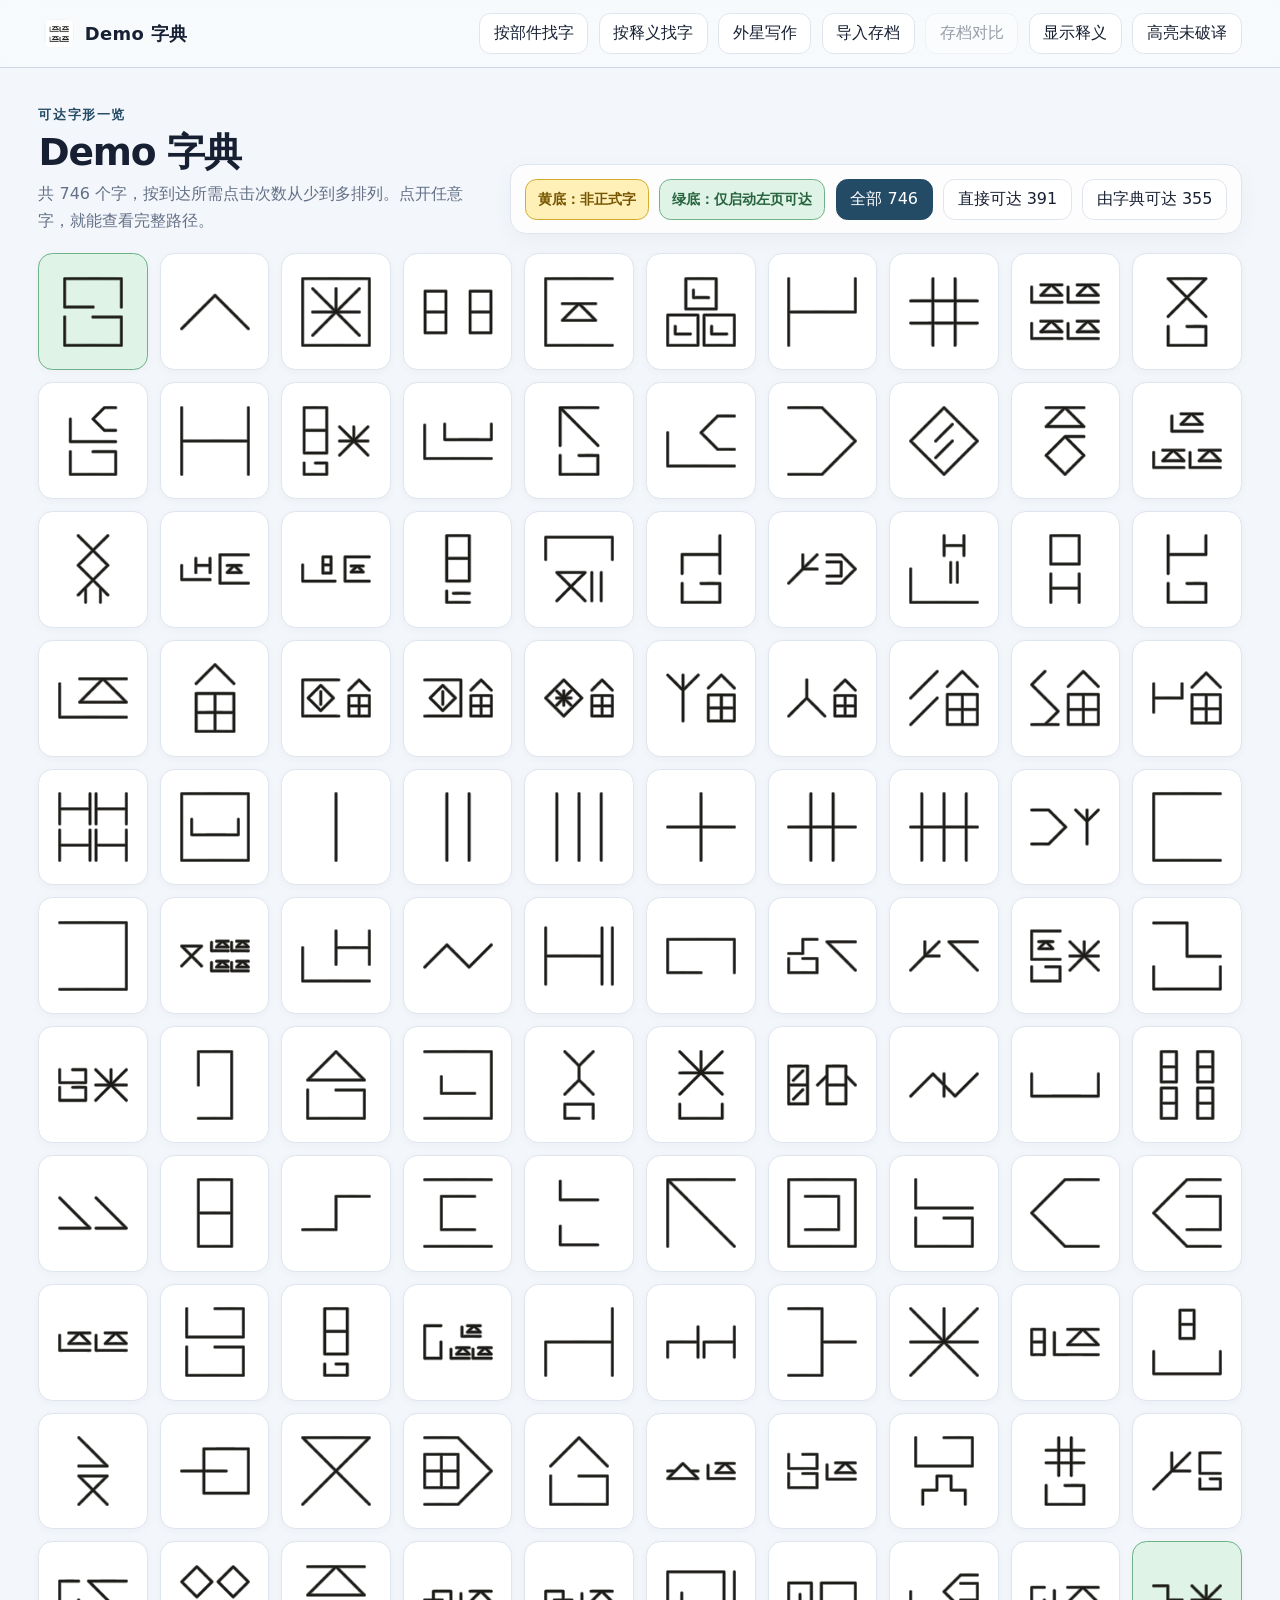
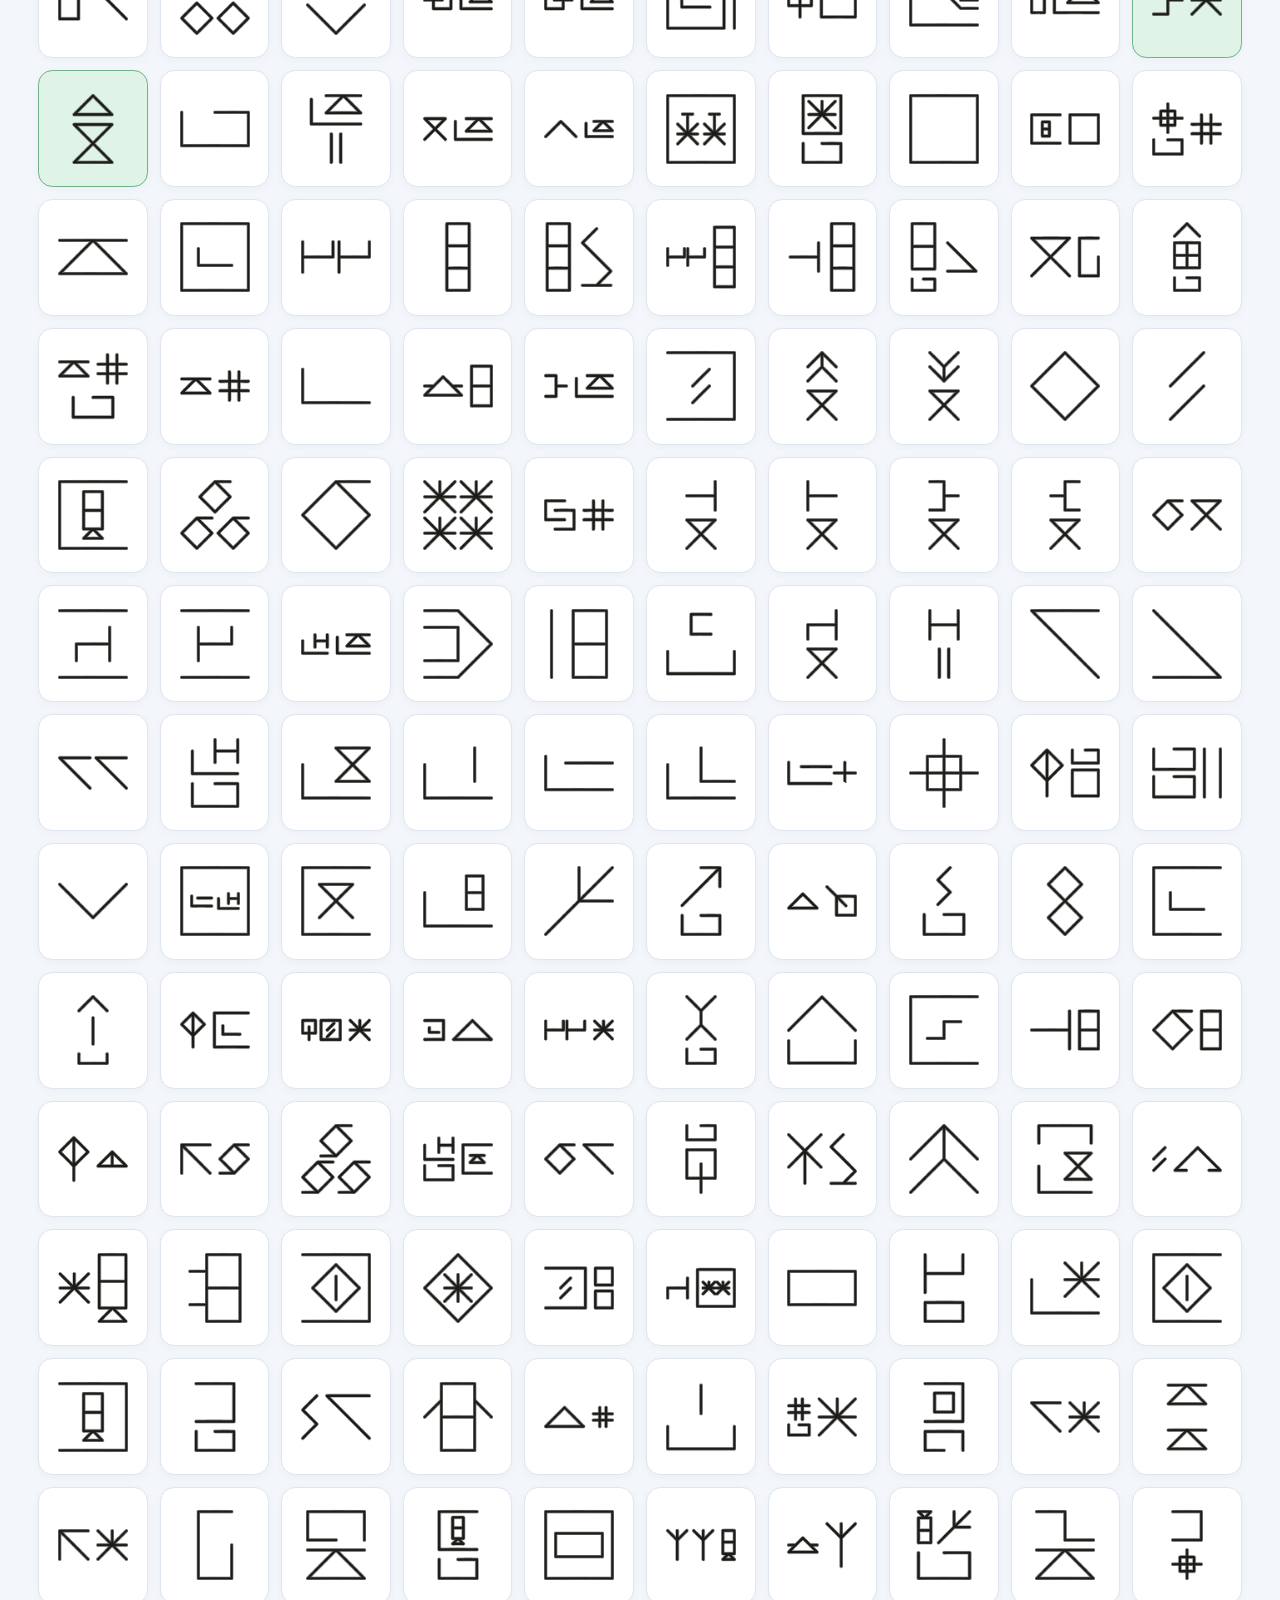
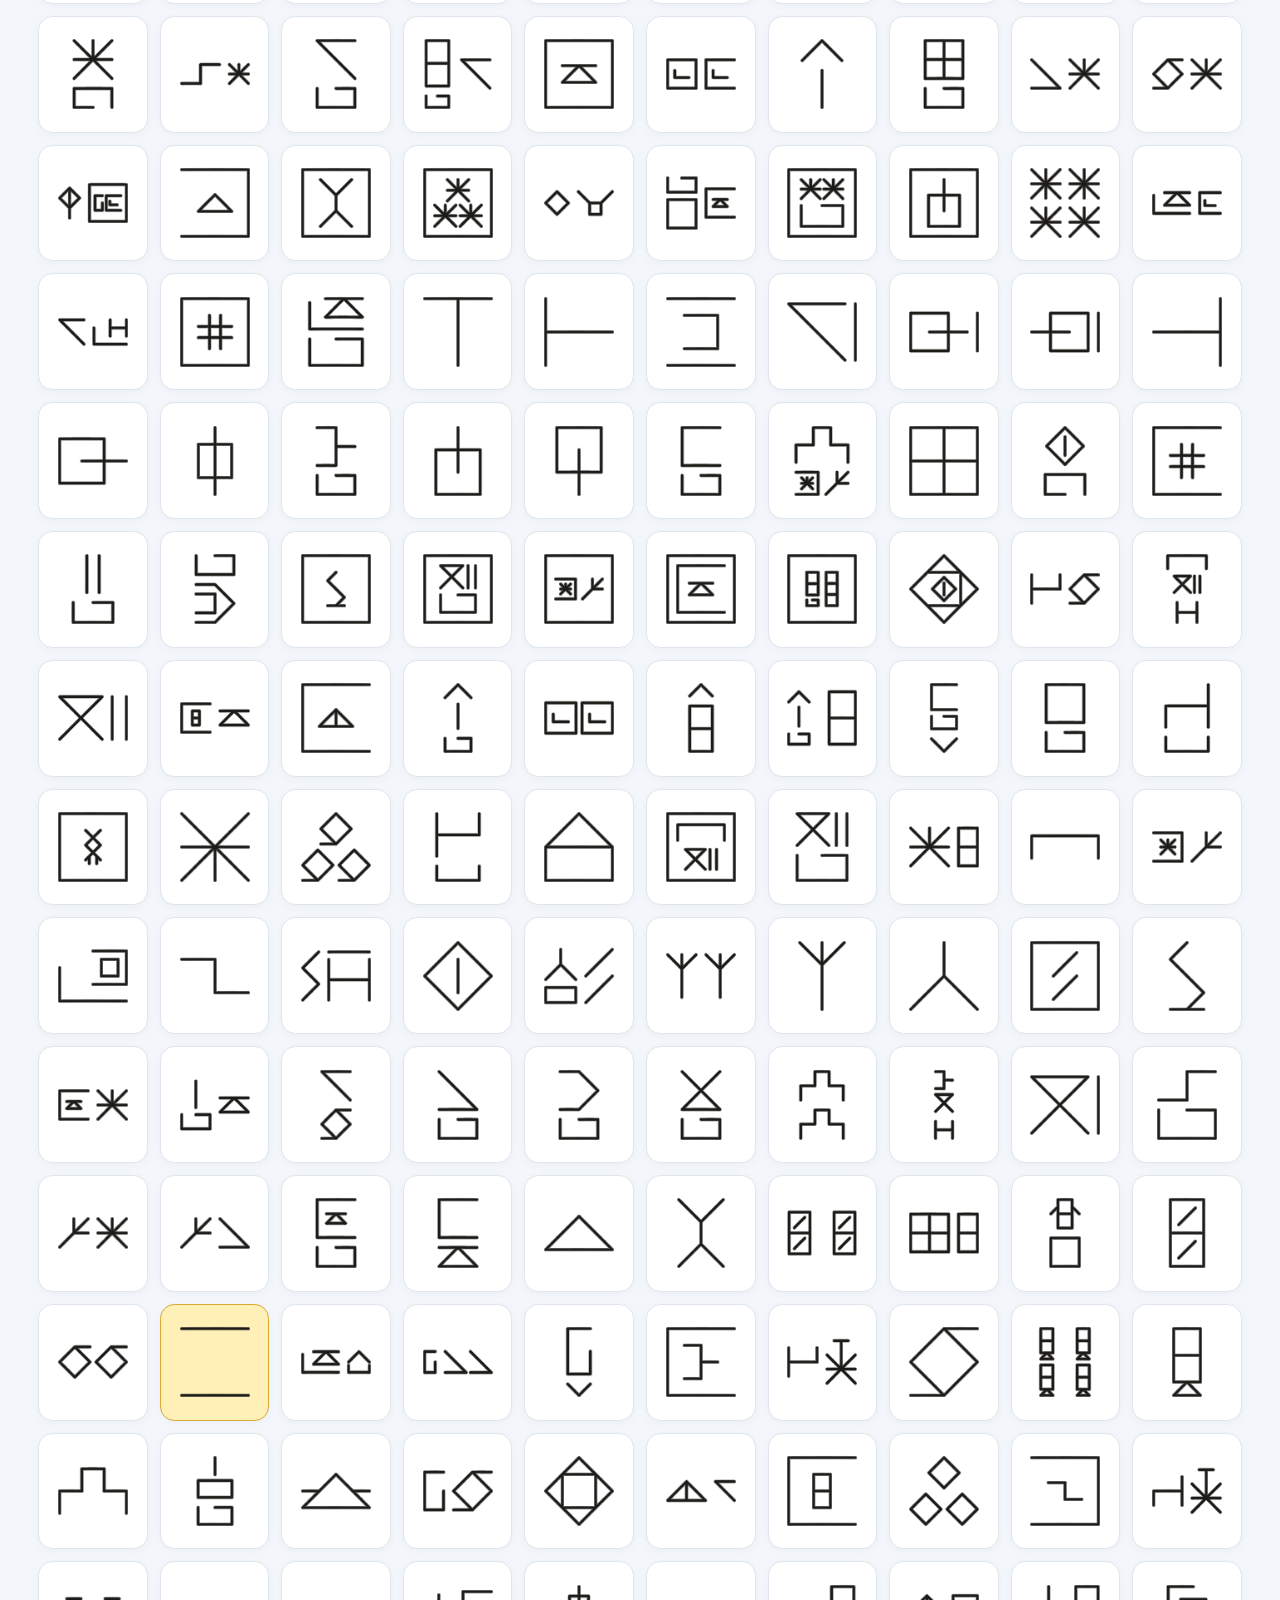
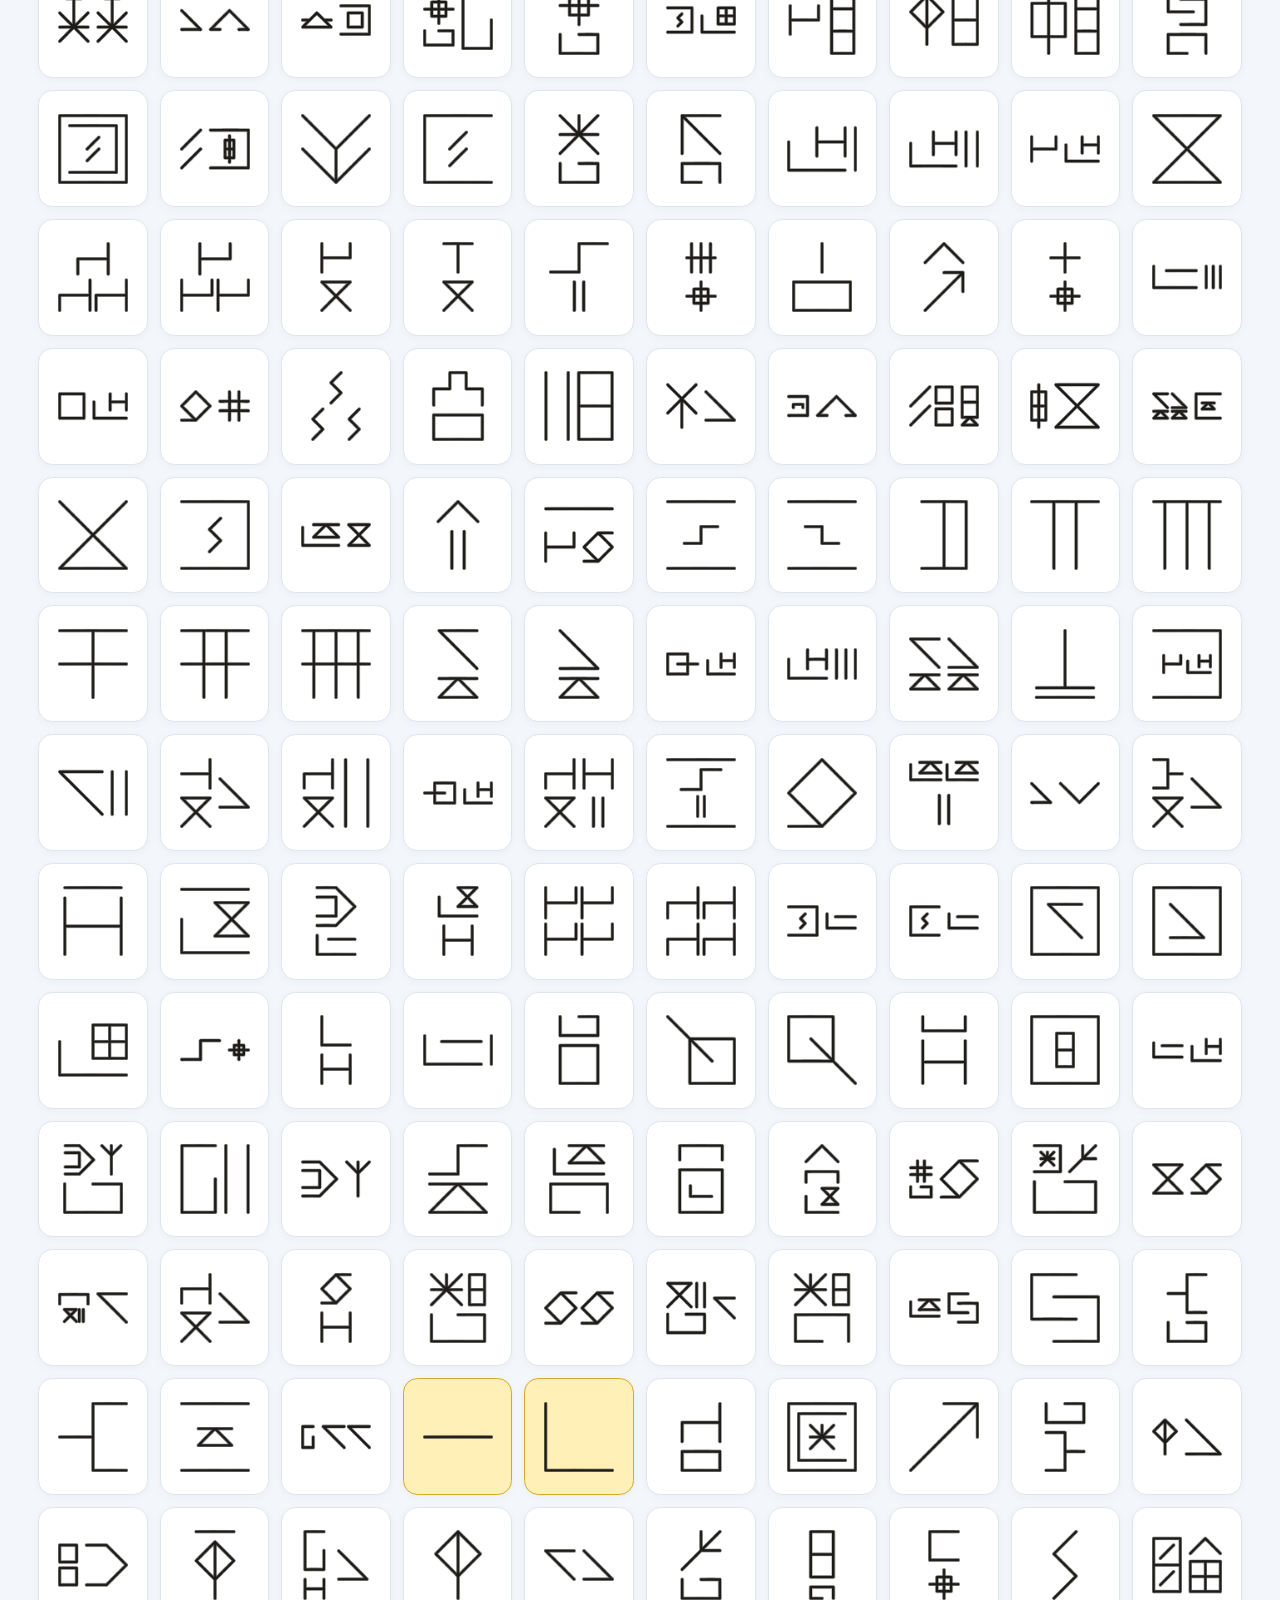
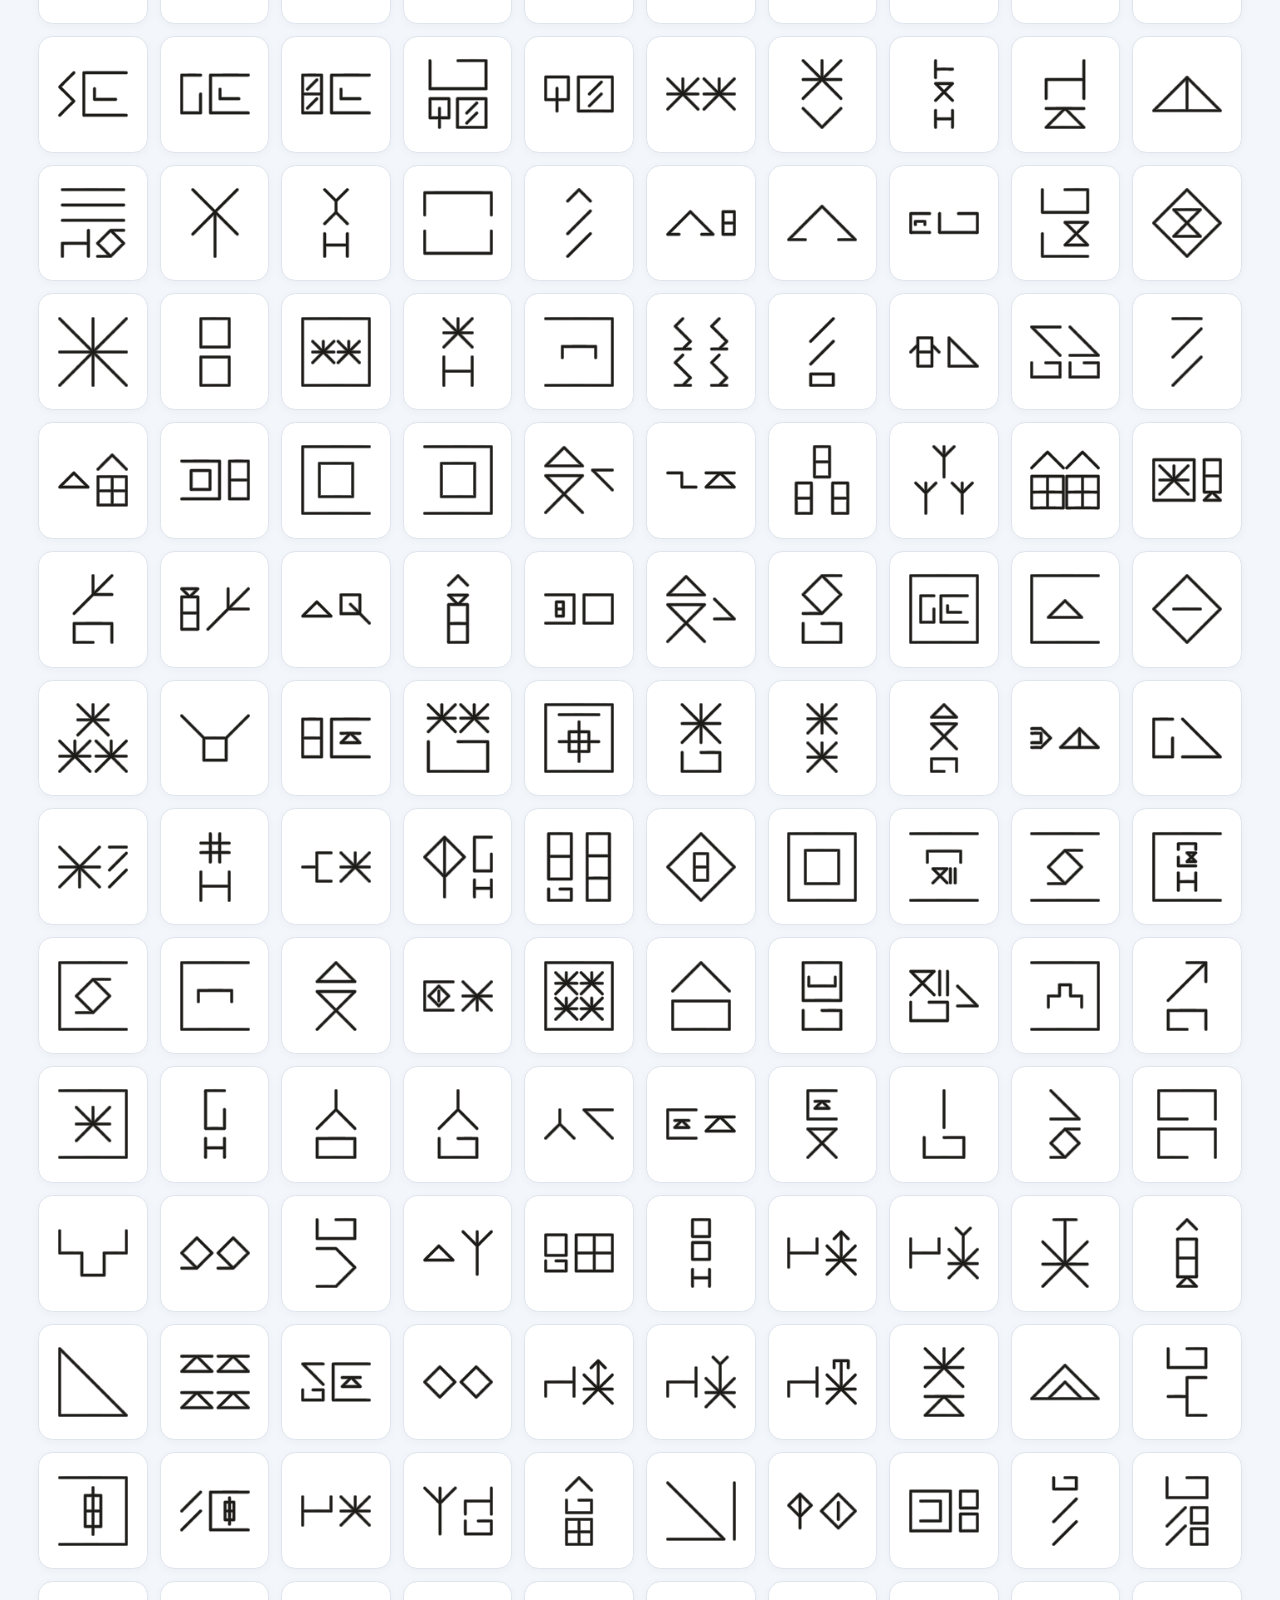
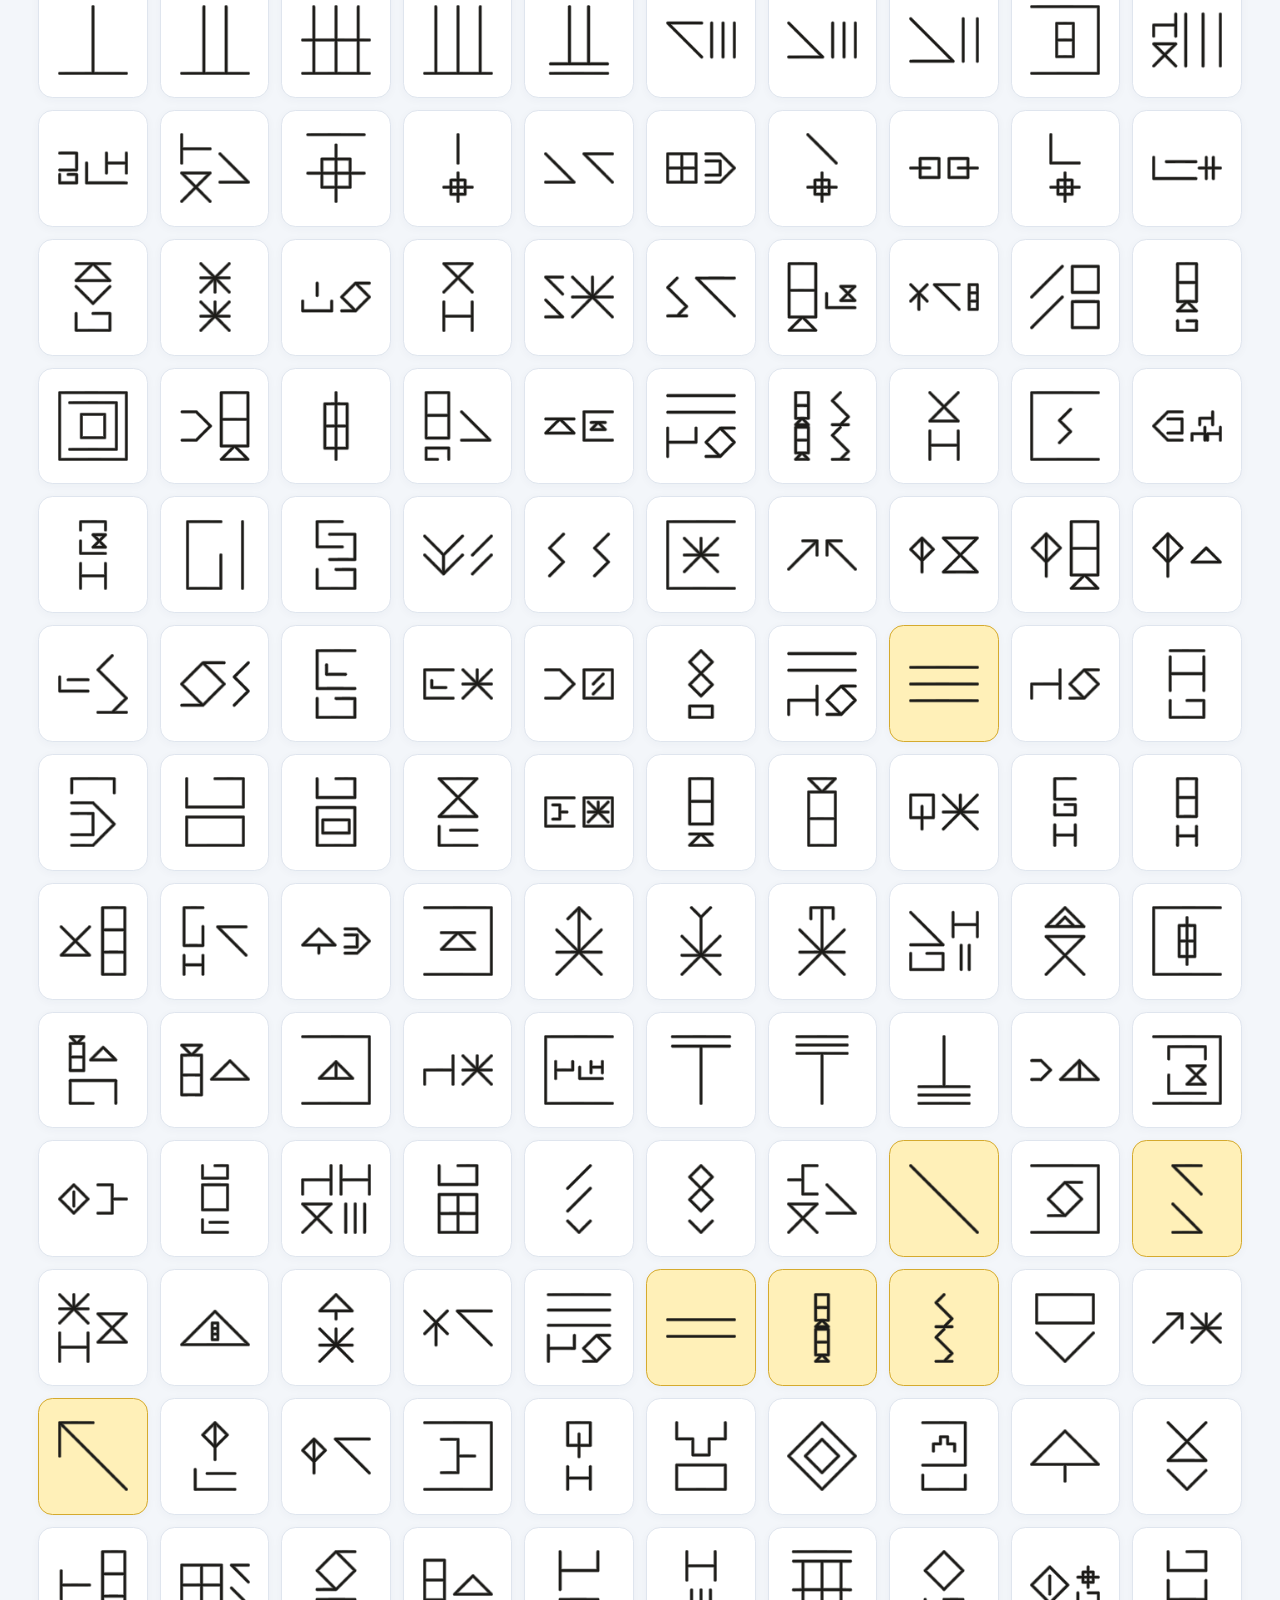
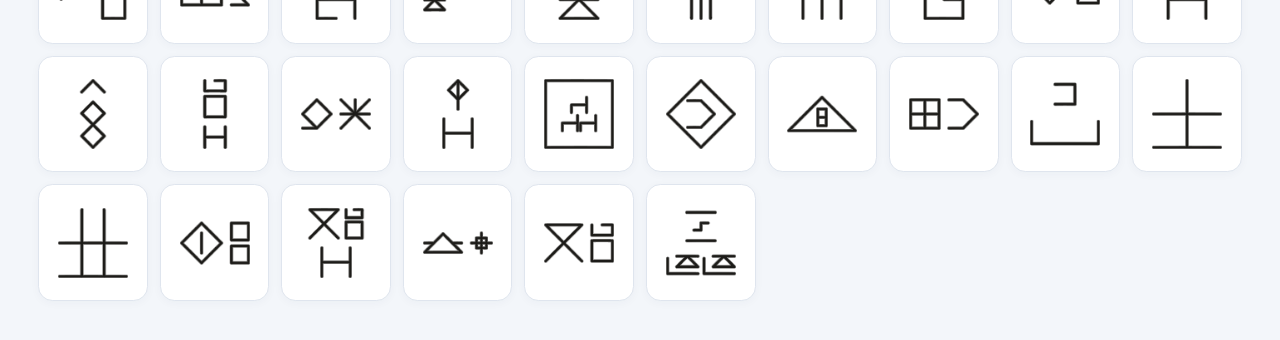
<file: index.html>
<!doctype html>
<html lang="zh-CN">
  <head>
    <meta charset="utf-8">
    <meta name="viewport" content="width=device-width, initial-scale=1">
    <meta name="theme-color" content="#172033">
    <meta name="description" content="浏览 Demo 中可达的字形，并查看到达每个字典页的完整点击路径。">
    <title>Demo 字典</title>
    <link rel="icon" type="image/png" href="icon.png">
    <link rel="stylesheet" href="styles.css?v=ac0ddda5f38a">
    <script src="app.js?v=6d612dab6815" defer></script>
  </head>
  <body>
    <header class="app-bar">
      <button class="brand" type="button" data-action="home" aria-label="返回首页">
        <img class="brand-icon" src="icon.png" alt="" aria-hidden="true">
        <span>Demo 字典</span>
      </button>
      <div id="top-actions" class="top-actions" aria-label="页面导航"></div>
    </header>
    <section id="save-profile-controls" class="save-profile-controls" aria-label="存档选择与对比" hidden></section>
    <main id="app" tabindex="-1">
      <section class="loading-card" aria-live="polite">
        <span class="loading-mark" aria-hidden="true"></span>
        <div>
          <h1>正在整理字形</h1>
          <p>稍等一下，字典马上就好。</p>
        </div>
      </section>
    </main>
    <div id="live" class="visually-hidden" aria-live="polite"></div>
  </body>
</html>
</file>
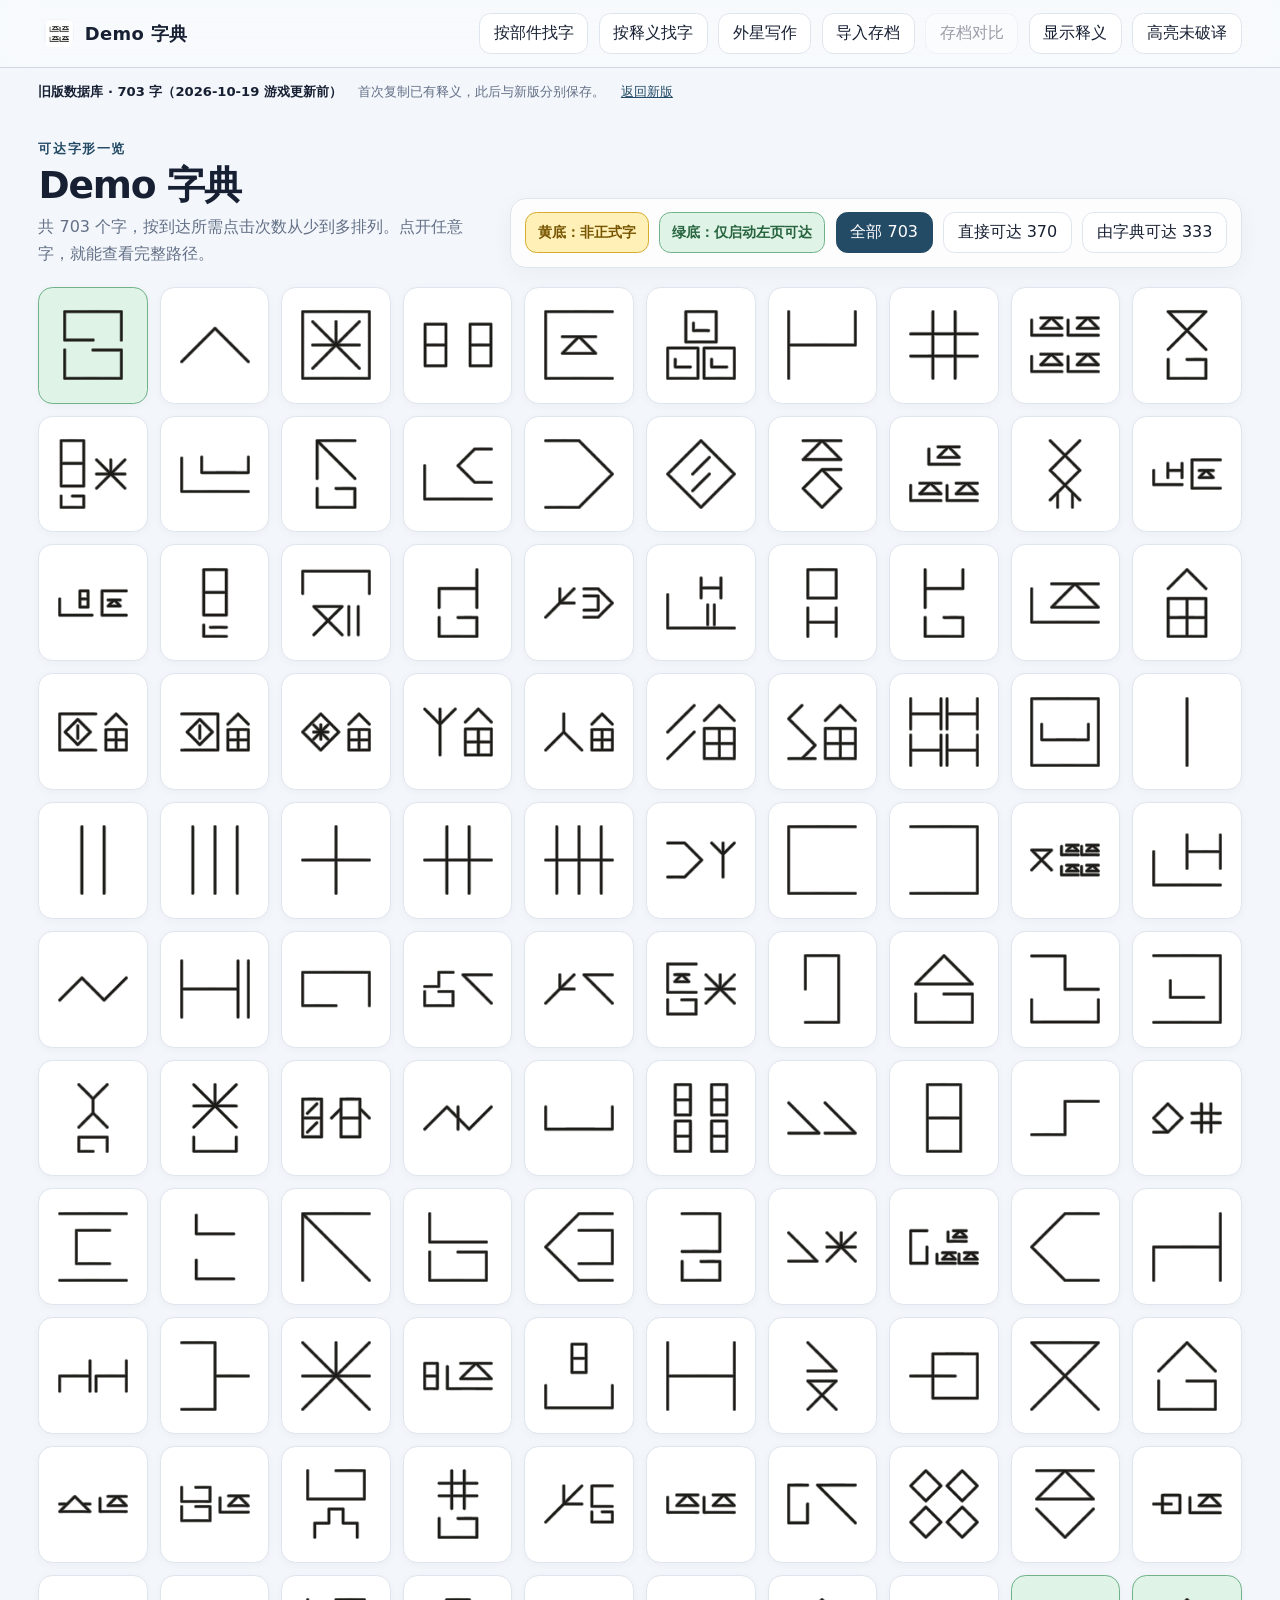
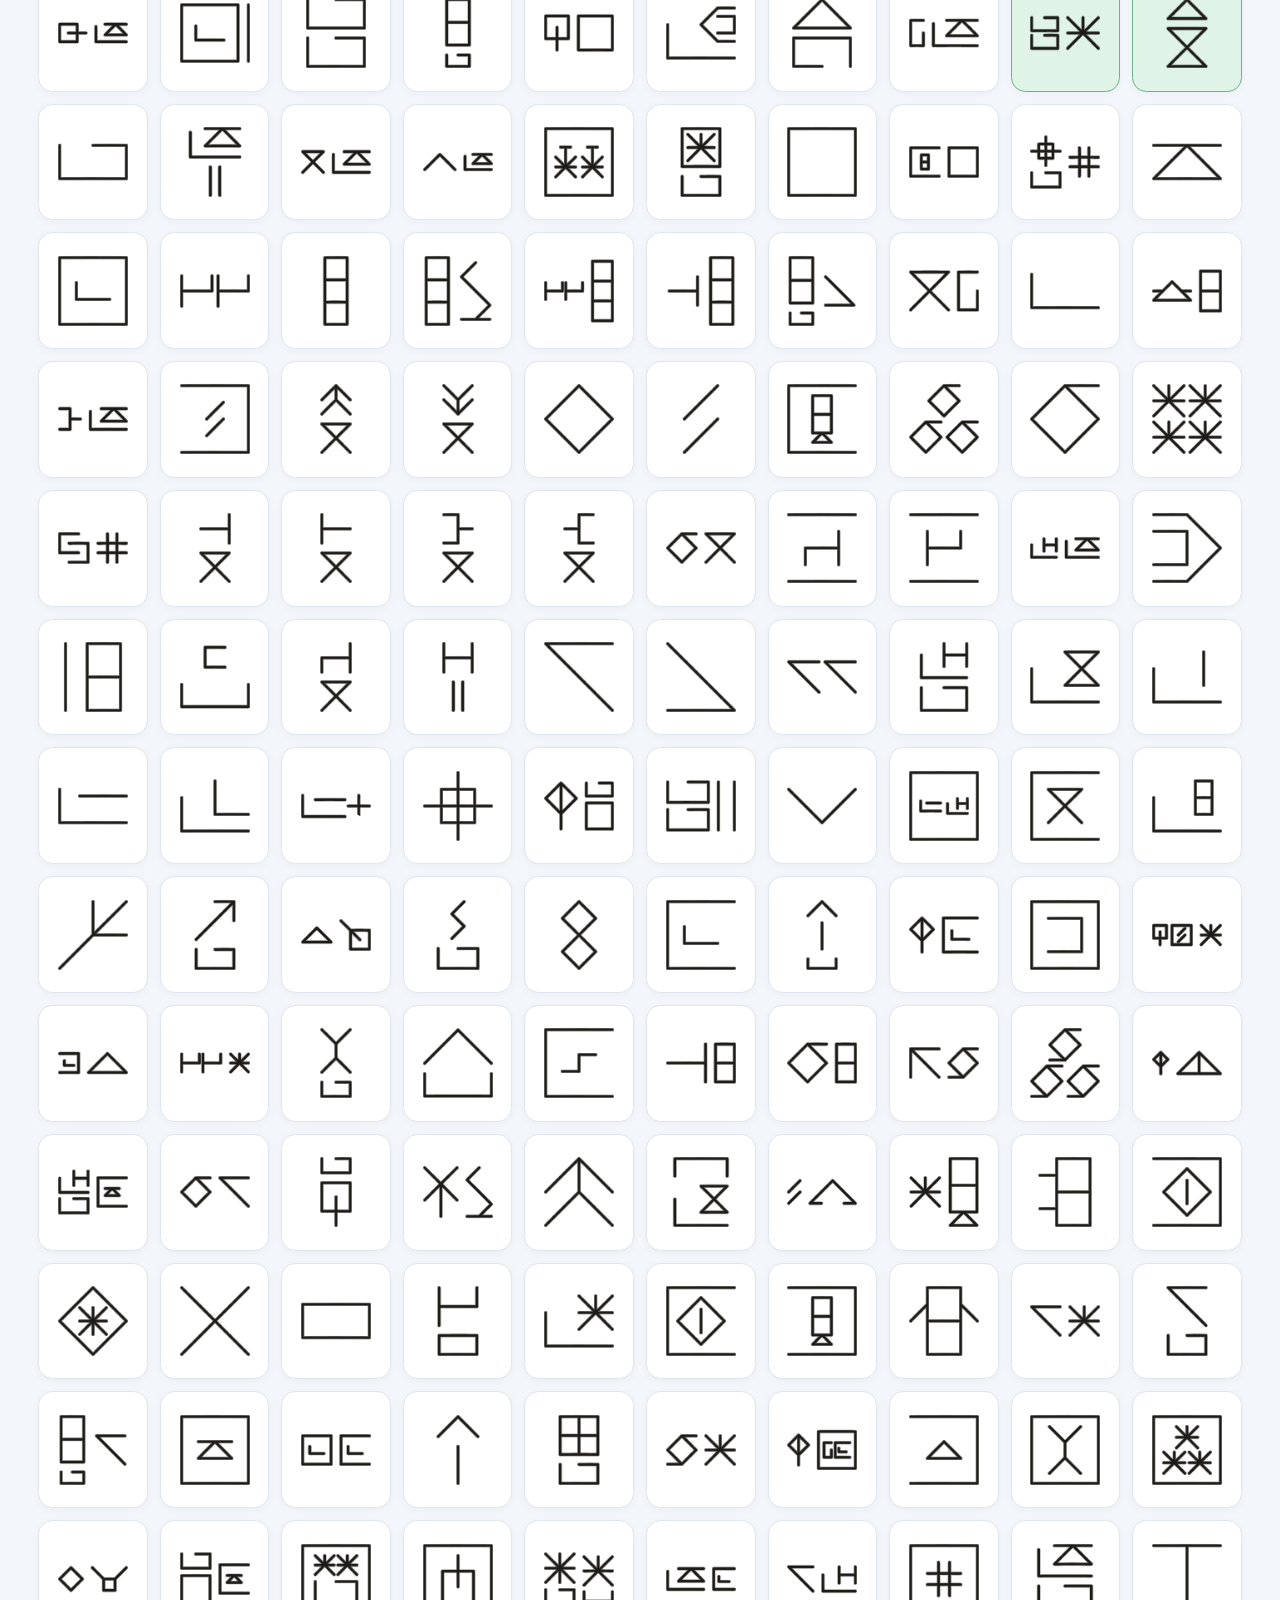
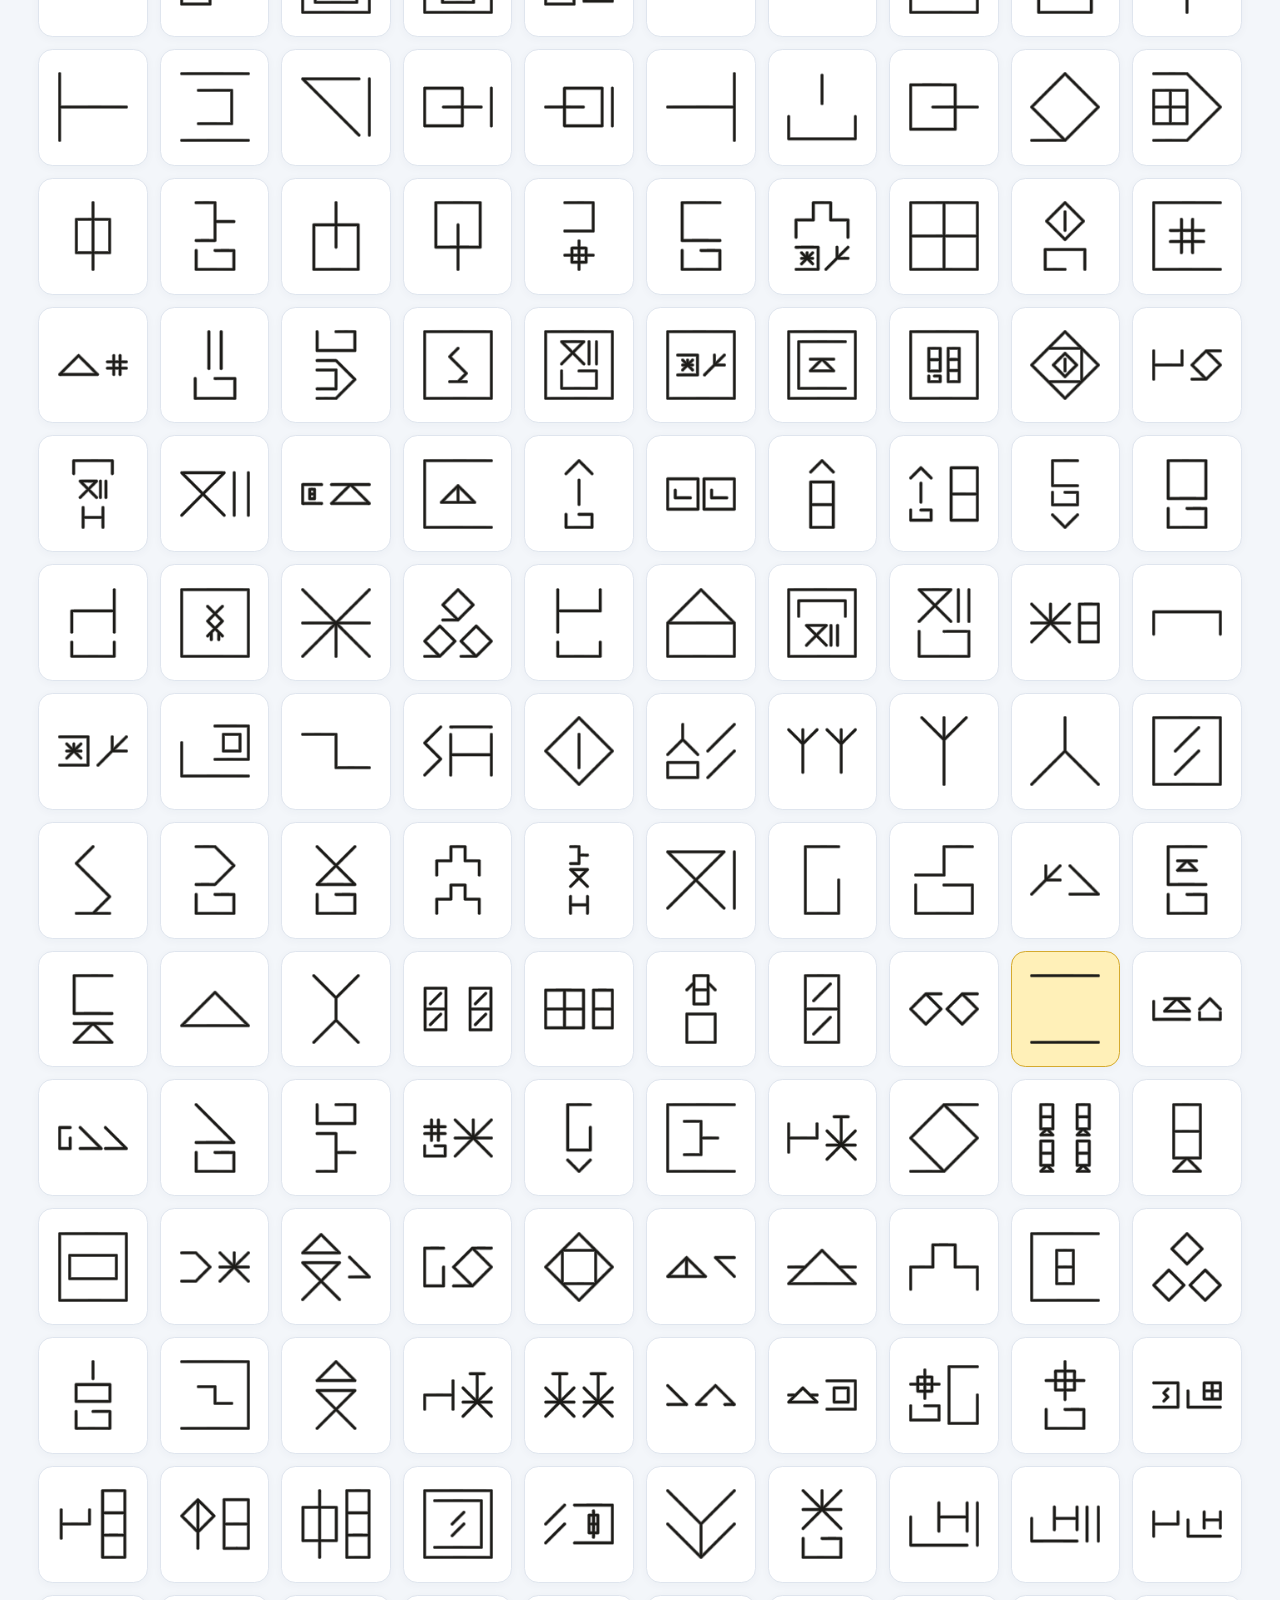
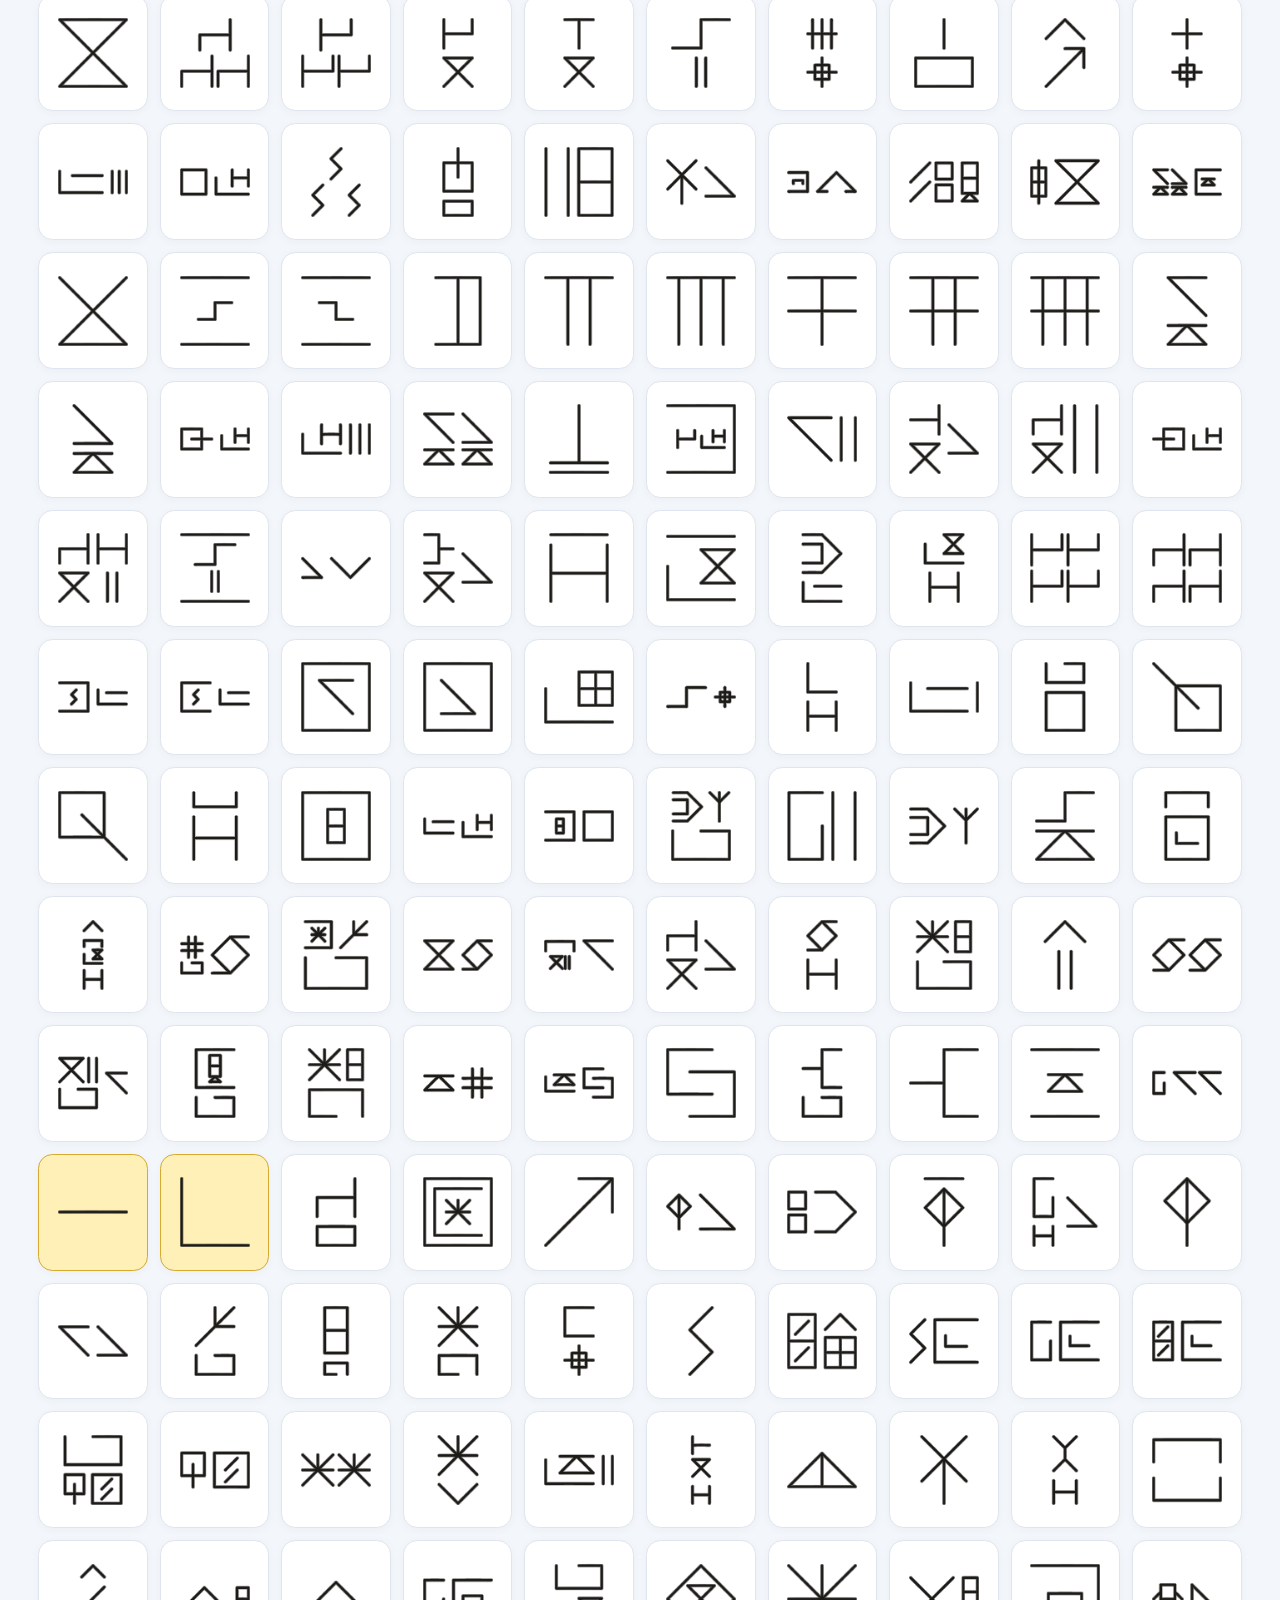
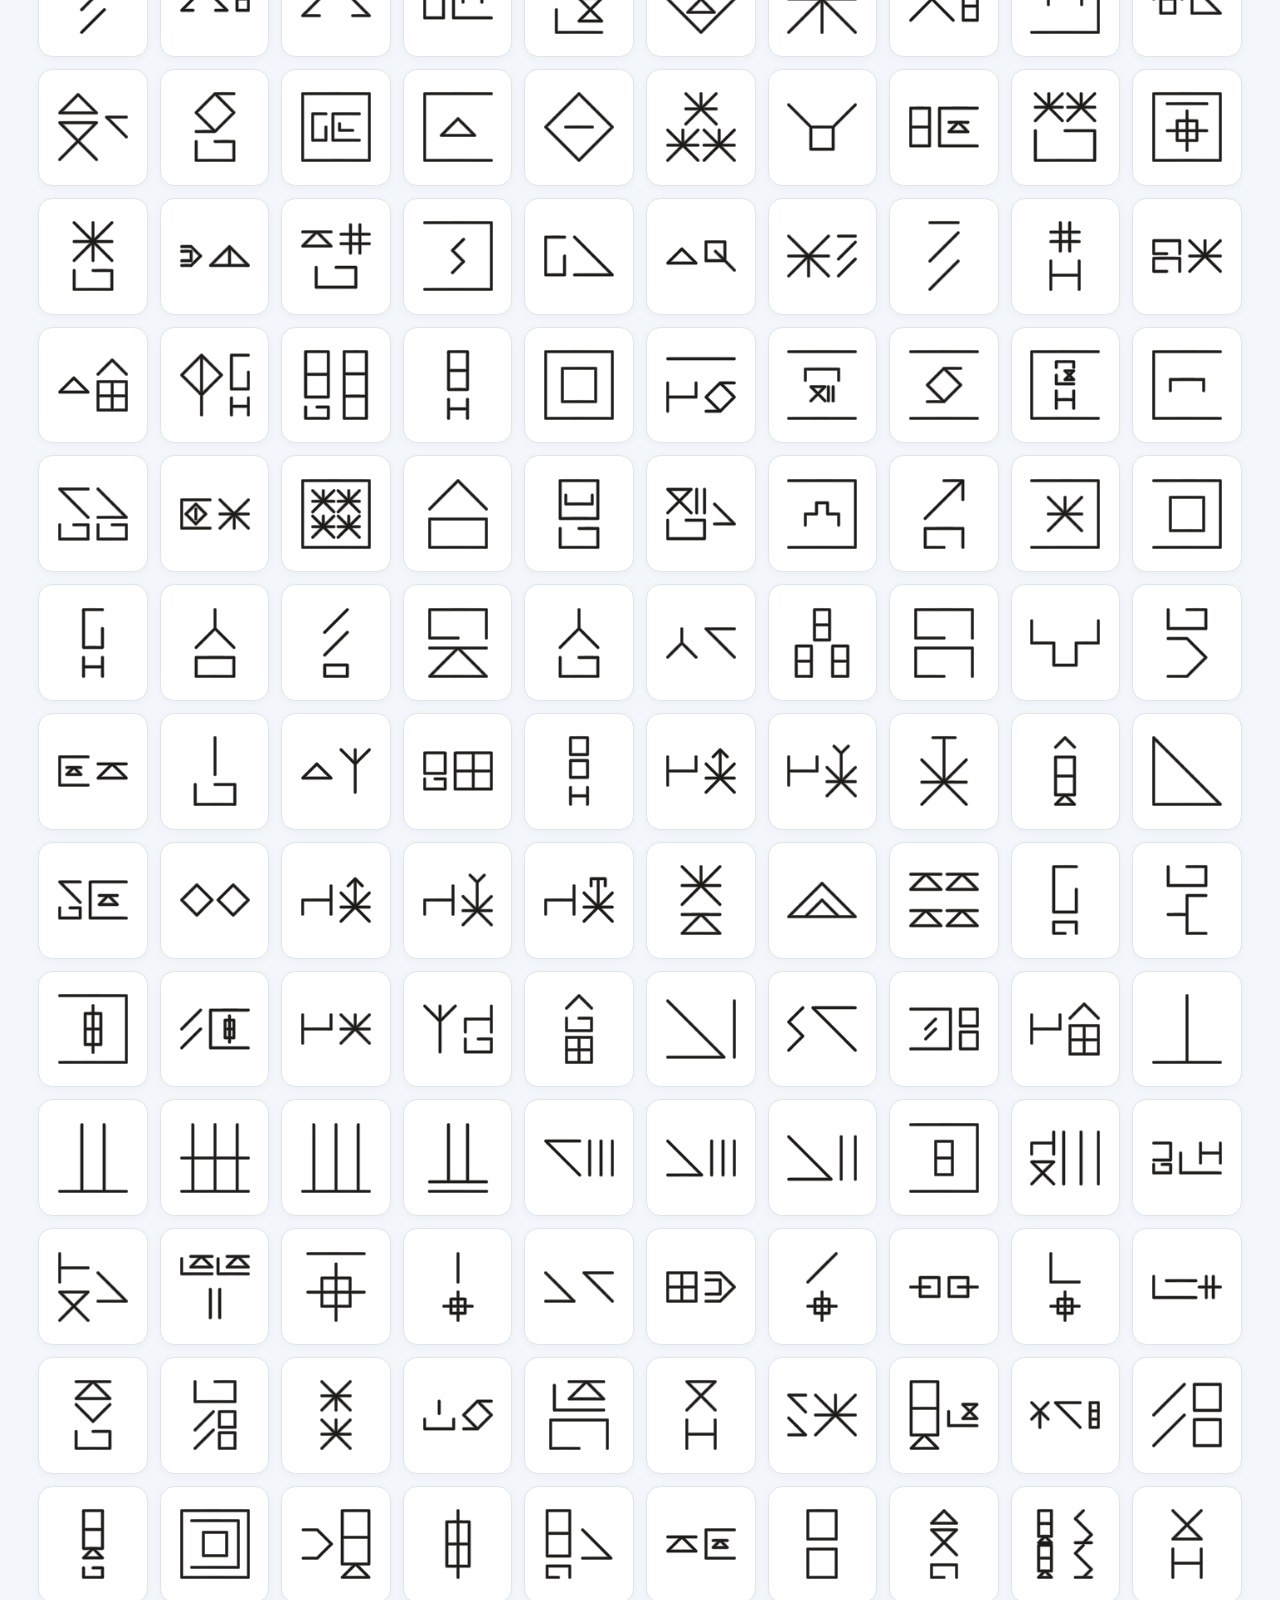
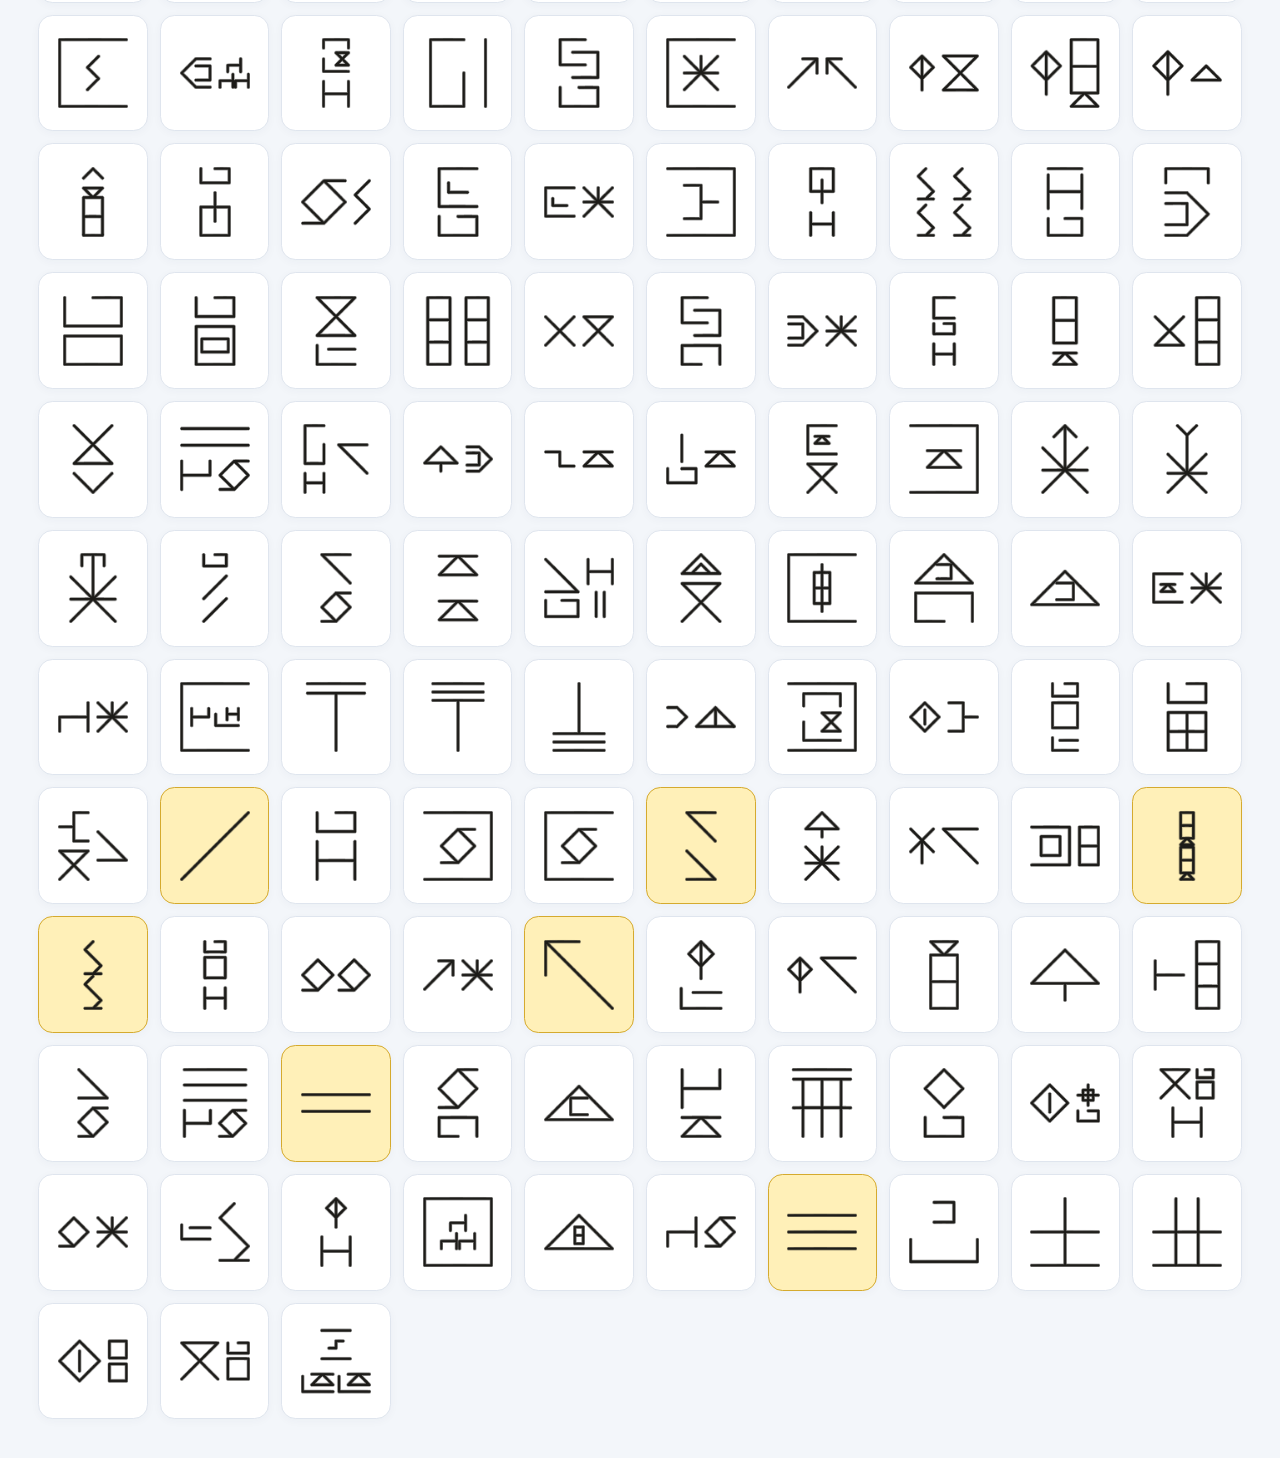
<file: old/index.html>
<!doctype html>
<html lang="zh-CN">
  <head>
    <meta charset="utf-8">
    <meta name="viewport" content="width=device-width, initial-scale=1">
    <meta name="theme-color" content="#172033">
    <meta name="description" content="浏览 Demo 中可达的字形，并查看到达每个字典页的完整点击路径。">
    <title>Demo 字典 · 旧版</title>
    <link rel="icon" type="image/png" href="icon.png">
    <link rel="stylesheet" href="styles.css?v=37fee251f5f7">
    <script src="app.js?v=33f0544d6106" defer></script>
  </head>
  <body>
    <header class="app-bar">
      <button class="brand" type="button" data-action="home" aria-label="返回首页">
        <img class="brand-icon" src="icon.png" alt="" aria-hidden="true">
        <span>Demo 字典</span>
      </button>
      <div id="top-actions" class="top-actions" aria-label="页面导航"></div>
    </header>
    <aside class="legacy-version-note" aria-label="旧版提示"><strong>旧版数据库 · 703 字（2026-10-19 游戏更新前）</strong><span>首次复制已有释义，此后与新版分别保存。</span><a href="../">返回新版</a></aside>
    <section id="save-profile-controls" class="save-profile-controls" aria-label="存档选择与对比" hidden></section>
    <main id="app" tabindex="-1">
      <section class="loading-card" aria-live="polite">
        <span class="loading-mark" aria-hidden="true"></span>
        <div>
          <h1>正在整理字形</h1>
          <p>稍等一下，字典马上就好。</p>
        </div>
      </section>
    </main>
    <div id="live" class="visually-hidden" aria-live="polite"></div>
  </body>
</html>
</file>
<file: styles.css>
:root {
  color-scheme: light;
  --bg: #f3f6fa;
  --panel: #ffffff;
  --panel-subtle: #f8fafc;
  --ink: #172033;
  --muted: #637087;
  --line: #dfe5ee;
  --line-strong: #cbd4e0;
  --accent: #244b66;
  --accent-soft: #e2edf3;
  --left-bg: #f5dadd;
  --left-fg: #912f38;
  --right-bg: #d8e9f7;
  --right-fg: #245a7a;
  --not-word-bg: #fff0b8;
  --not-word-fg: #775500;
  --not-word-border: #d5aa2e;
  --startup-only-bg: #dff3e6;
  --startup-only-fg: #27643f;
  --startup-only-border: #6fb28a;
  --comparison-exact: #e4f4e7;
  --comparison-similar: #fff4c8;
  --comparison-different: #fbe4e4;
  --start-bg: #e8ebf0;
  --shadow: 0 12px 36px rgba(29, 46, 72, 0.08);
  font-family: "Microsoft YaHei UI", "PingFang SC", "Noto Sans CJK SC", system-ui, sans-serif;
  font-size: 16px;
}

* {
  box-sizing: border-box;
}

html {
  min-width: 320px;
  background: var(--bg);
}

body {
  min-height: 100vh;
  margin: 0;
  color: var(--ink);
  background:
    radial-gradient(circle at 90% -10%, rgba(75, 113, 142, 0.12), transparent 30rem),
    var(--bg);
}

button {
  font: inherit;
}

button:focus-visible,
[tabindex]:focus-visible {
  outline: 3px solid rgba(36, 75, 102, 0.35);
  outline-offset: 3px;
}

.app-bar {
  position: sticky;
  z-index: 20;
  top: 0;
  display: flex;
  min-height: 4.25rem;
  align-items: center;
  justify-content: space-between;
  gap: 1rem;
  padding: 0.75rem clamp(1rem, 3vw, 2.5rem);
  border-bottom: 1px solid rgba(203, 212, 224, 0.9);
  background: rgba(248, 250, 252, 0.92);
  backdrop-filter: blur(16px);
}

.brand {
  display: inline-flex;
  flex: 0 0 auto;
  align-items: center;
  gap: 0.7rem;
  border: 0;
  padding: 0.35rem;
  color: var(--ink);
  background: transparent;
  font-size: 1.12rem;
  font-weight: 750;
  letter-spacing: 0.02em;
  white-space: nowrap;
  cursor: pointer;
}

.top-actions {
  justify-content: flex-end;
}

.brand-icon {
  display: block;
  width: 1.85rem;
  height: 1.85rem;
  border-radius: 0.55rem;
  object-fit: cover;
}

.top-actions,
.toolbar,
.filter-group,
.legend,
.section-heading,
.detail-title-row {
  display: flex;
  align-items: center;
  flex-wrap: wrap;
  gap: 0.65rem;
}

.nav-button,
.filter-button,
.utility-button,
.clear-button {
  min-height: 2.55rem;
  border: 1px solid var(--line);
  border-radius: 0.72rem;
  padding: 0.55rem 0.85rem;
  color: var(--ink);
  background: var(--panel);
  cursor: pointer;
  transition: border-color 140ms ease, background 140ms ease, transform 140ms ease;
}

.nav-button:hover,
.filter-button:hover,
.utility-button:hover,
.clear-button:hover {
  border-color: var(--line-strong);
  background: var(--accent-soft);
}

.nav-button:active,
.filter-button:active,
.utility-button:active,
.clear-button:active,
.glyph-card:active,
.atom-button:active {
  transform: translateY(1px);
}

.nav-button:disabled {
  opacity: 0.42;
  cursor: default;
}

.nav-button[aria-pressed="true"] {
  border-color: var(--accent);
  color: white;
  background: var(--accent);
}

.undeciphered-highlight {
  border-color: #8c63b8 !important;
  background: #eadcff !important;
  box-shadow: inset 0 0 0 1px #8c63b8 !important;
}

.dictionary-glyph.occurrence-target-glyph {
  border-color: #168b7a !important;
  background: #b8f1e8 !important;
  box-shadow: inset 0 0 0 1px #168b7a !important;
}

.inline-personal-meaning {
  position: static;
  display: block;
  width: 100%;
  min-width: 0;
  max-width: 100%;
  overflow-wrap: anywhere;
  margin-top: 0.18rem;
  border: 1px solid var(--line);
  border-radius: 0.35rem;
  padding: 0.18rem 0.12rem;
  color: var(--ink);
  background: var(--panel-subtle);
  font-size: 0.68rem;
  line-height: 1.25;
  text-align: center;
}

.inline-personal-meaning.missing {
  color: var(--muted);
  opacity: 0.6;
}

.personal-meaning-part.missing {
  color: var(--muted);
  opacity: 0.6;
}

.personal-meaning-row {
  display: flex;
  min-width: 0;
  align-items: baseline;
  justify-content: center;
  gap: 0.22rem;
}

.personal-meaning-row-content {
  min-width: 0;
  overflow-wrap: anywhere;
}

.comparison-caption .personal-meaning-row + .personal-meaning-row {
  margin-top: 0.22rem;
  border-top: 1px solid var(--line);
  padding-top: 0.22rem;
}

.comparison-meaning.comparison-colored {
  background: var(--comparison-background);
}

.personal-meaning-label.comparison-colored,
.writer-candidate-caption.comparison-colored {
  width: 100%;
  border-radius: 0.35rem;
  padding: 0.18rem 0.12rem;
}

.personal-meaning-part.comparison-colored {
  border-radius: 0.2rem;
  -webkit-box-decoration-break: clone;
  box-decoration-break: clone;
}

.personal-meaning-part.comparison-colored.missing {
  opacity: 1;
}

.target-save-editor {
  display: flex;
  min-width: 0;
  align-items: center;
  gap: 0.2rem;
}

.target-save-editor .target-personal-meaning-input {
  min-width: 0;
  flex: 1;
}

.save-profile-controls {
  width: min(100%, 98rem);
  margin: 0 auto;
  padding: 0.85rem clamp(1.2rem, 3vw, 2.5rem) 0;
}

.save-profile-controls[hidden] {
  display: none;
}

.save-profile-selectors {
  display: flex;
  align-items: center;
  flex-wrap: wrap;
  gap: 0.65rem 1rem;
}

.save-profile-selector {
  display: flex;
  min-width: 0;
  align-items: center;
  gap: 0.45rem;
  color: var(--muted);
  font-size: 0.88rem;
}

.save-profile-selector > span {
  flex: 0 0 auto;
}

.save-profile-selector select {
  min-width: 0;
  width: 15rem;
  max-width: 100%;
  border: 1px solid var(--line-strong);
  border-radius: 0.55rem;
  padding: 0.52rem 0.6rem;
  color: var(--ink);
  background: var(--panel);
  font: inherit;
}

.save-profile-note {
  color: var(--muted);
  font-size: 0.82rem;
  line-height: 1.5;
}

.save-profile-status {
  margin: 0.6rem 0 0;
  color: var(--muted);
  font-size: 0.86rem;
  line-height: 1.5;
}

.save-profile-status.error {
  color: var(--left-fg);
}

.save-profile-status.warning {
  color: var(--not-word-fg);
}

.comparison-legend,
.comparison-legend-item,
.entry-color-actions,
.entry-color-custom {
  display: flex;
  align-items: center;
  flex-wrap: wrap;
  gap: 0.45rem;
}

.comparison-legend {
  gap: 0.5rem 1rem;
  margin-top: 0.7rem;
  color: var(--muted);
  font-size: 0.82rem;
}

.comparison-legend-item i {
  width: 1rem;
  height: 1rem;
  border: 1px solid rgba(23, 32, 51, 0.15);
  border-radius: 0.25rem;
}

.entry-color-control {
  display: grid;
  min-width: 0;
  gap: 0.5rem;
  border-top: 1px solid var(--line);
  padding-top: 0.85rem;
  font-size: 0.85rem;
}

.entry-color-status,
.entry-color-note {
  color: var(--muted);
  font-size: 0.8rem;
  line-height: 1.5;
}

.entry-color-note.warning {
  color: var(--not-word-fg);
}

.entry-color-swatch {
  min-height: 2.25rem;
  border: 1px solid var(--line-strong);
  border-radius: 0.55rem;
  padding: 0.4rem 0.65rem;
  color: var(--ink);
  cursor: pointer;
}

.entry-color-swatch[aria-pressed="true"] {
  border-color: var(--accent);
  box-shadow: inset 0 0 0 1px var(--accent);
}

.entry-color-picker {
  width: 2.4rem;
  height: 2.25rem;
  border: 1px solid var(--line-strong);
  border-radius: 0.5rem;
  padding: 0.15rem;
  background: var(--panel);
  cursor: pointer;
}

.entry-color-reset {
  min-height: 2.25rem;
  padding: 0.4rem 0.65rem;
}

.entry-color-reset:disabled {
  opacity: 0.45;
  cursor: default;
}

.personal-meaning-separator {
  color: var(--muted);
  opacity: 0.42;
  font-weight: 400;
}

.glyph-meaning-stack {
  display: inline-grid;
  min-width: 0;
  grid-template-rows: auto auto;
  align-items: start;
  justify-items: stretch;
  flex: 0 0 auto;
}

.atom-meaning-stack {
  width: 100%;
}

.atom-meaning-stack .atom-button {
  width: 100%;
}

.target-meaning-stack {
  width: 8.5rem;
}

.target-meaning-stack .inline-personal-meaning {
  padding-block: 0.38rem;
  font-family: inherit;
  font-size: 1.12rem;
  font-weight: 650;
}

.dictionary-meaning-stack {
  width: 3rem;
}

.dictionary-meaning-glyphs .dictionary-meaning-stack {
  width: 3.5rem;
}

.mini-meaning-stack {
  width: 2.45rem;
}

.meaning-search-form {
  display: flex;
  gap: 0.7rem;
}

.meaning-search-form input {
  min-width: 0;
  flex: 1;
  border: 1px solid var(--line-strong);
  border-radius: 0.72rem;
  padding: 0.65rem 0.8rem;
  font: inherit;
}

.writer-layout {
  display: grid;
  gap: 1.25rem;
}

.writer-editor {
  padding: clamp(0.85rem, 2vw, 1.2rem);
}

.writer-toolbar,
.writer-toolbar-actions,
.writer-ime-heading {
  display: flex;
  align-items: center;
  flex-wrap: wrap;
  gap: 0.65rem;
}

.writer-toolbar {
  justify-content: space-between;
  margin-bottom: 0.8rem;
}

.writer-toolbar-actions {
  justify-content: flex-end;
}

.writer-cursor-button {
  min-width: 2.55rem;
  padding-inline: 0.65rem;
  font-size: 1.05rem;
}

.writer-count,
.writer-ime-heading span,
.writer-candidate-status {
  color: var(--muted);
}

.writer-count {
  font-weight: 650;
}

.writer-canvas {
  display: flex;
  min-height: clamp(18rem, 46vh, 34rem);
  align-content: flex-start;
  align-items: flex-start;
  flex-wrap: wrap;
  gap: 0.55rem 0.28rem;
  overflow: auto;
  border: 1px solid var(--line-strong);
  border-radius: 0.85rem;
  padding: clamp(1rem, 2.5vw, 1.6rem);
  background:
    linear-gradient(rgba(36, 75, 102, 0.035) 1px, transparent 1px) 0 0 / 100% 4.7rem,
    var(--panel-subtle);
  cursor: text;
}

.writer-placeholder {
  align-self: center;
  margin: auto;
  color: var(--muted);
  font-size: 1.05rem;
}

.writer-glyph-token {
  display: grid;
  width: 3.6rem;
  height: 3.6rem;
  place-items: center;
}

.writer-glyph-token .glyph-image {
  width: 3.35rem;
  height: 3.35rem;
}

.writer-meaning-stack {
  width: 3.6rem;
}

.writer-meaning-stack .writer-glyph-token {
  width: 100%;
}

.writer-meaning-stack .inline-personal-meaning {
  border-color: transparent;
  background: transparent;
  font-size: 0.72rem;
}

.writer-token {
  border-radius: 0.35rem;
  cursor: text;
}

.writer-token:hover {
  outline: 1px dashed var(--line-strong);
  outline-offset: 2px;
}

.writer-space {
  width: 3.6rem;
  height: 3.6rem;
  flex: 0 0 auto;
}

.writer-line-break {
  width: 100%;
  height: 0.75rem;
  flex: 1 0 100%;
}

.writer-caret {
  width: 2px;
  height: 3.25rem;
  align-self: flex-start;
  margin: 0.18rem 0.1rem;
  background: var(--accent);
  animation: writer-caret-blink 1.1s steps(1) infinite;
}

.writer-ime {
  display: grid;
  gap: 0.75rem;
}

.writer-ime-heading {
  justify-content: space-between;
}

.writer-ime-heading h2,
.writer-candidate-status {
  margin: 0;
}

.writer-ime-heading span,
.writer-candidate-status {
  font-size: 0.88rem;
}

.writer-ime-input {
  width: 100%;
  border: 1px solid var(--line-strong);
  border-radius: 0.78rem;
  padding: 0.78rem 0.9rem;
  color: var(--ink);
  background: var(--panel-subtle);
  font: inherit;
  font-size: 1.05rem;
}

.writer-ime-input:focus {
  border-color: var(--accent);
  outline: 3px solid rgba(36, 75, 102, 0.14);
}

.writer-candidates {
  display: grid;
  grid-template-columns: repeat(auto-fill, minmax(5.7rem, 1fr));
  gap: 0.6rem;
}

.writer-candidate {
  display: grid;
  min-width: 0;
  min-height: 6.4rem;
  grid-template-rows: 4rem auto;
  place-items: center;
  gap: 0.25rem;
  border: 1px solid var(--line);
  border-radius: 0.72rem;
  padding: 0.45rem;
  color: var(--ink);
  background: var(--panel-subtle);
  cursor: pointer;
}

.writer-candidate:hover {
  border-color: var(--accent);
  background: var(--accent-soft);
}

.writer-candidate.not-word {
  border-color: var(--not-word-border);
  background: var(--not-word-bg);
}

.writer-candidate.startup-only {
  border-color: var(--startup-only-border);
  background: var(--startup-only-bg);
}

.writer-candidate .glyph-image {
  width: 3.75rem;
  height: 3.75rem;
}

.writer-candidate > span:last-child {
  width: 100%;
  overflow: hidden;
  font-size: 0.78rem;
  line-height: 1.2;
  text-align: center;
  text-overflow: ellipsis;
  white-space: nowrap;
}

.writer-candidate > .writer-candidate-caption {
  overflow: visible;
  white-space: normal;
}

@keyframes writer-caret-blink {
  50% { opacity: 0; }
}

.page-shell {
  width: min(100%, 98rem);
  margin: 0 auto;
  padding: clamp(1.2rem, 3vw, 2.5rem);
}

.home-heading {
  display: grid;
  grid-template-columns: minmax(15rem, 1fr) auto;
  align-items: end;
  gap: 1rem 2rem;
  margin-bottom: 1.2rem;
}

.eyebrow {
  margin: 0 0 0.35rem;
  color: var(--accent);
  font-size: 0.82rem;
  font-weight: 800;
  letter-spacing: 0.12em;
  text-transform: uppercase;
}

h1,
h2,
p {
  margin-top: 0;
}

h1 {
  margin-bottom: 0.3rem;
  font-size: clamp(1.55rem, 3vw, 2.35rem);
  line-height: 1.2;
  letter-spacing: -0.03em;
}

h2 {
  margin-bottom: 0;
  font-size: 1.15rem;
  line-height: 1.35;
}

.summary,
.muted,
.result-note,
.detail-subtitle {
  color: var(--muted);
  line-height: 1.7;
}

.summary {
  margin-bottom: 0;
}

.toolbar {
  justify-content: space-between;
  padding: 0.85rem;
  border: 1px solid var(--line);
  border-radius: 1rem;
  background: rgba(255, 255, 255, 0.82);
  box-shadow: 0 6px 24px rgba(29, 46, 72, 0.04);
}

.save-controls {
  display: flex;
  align-items: center;
  flex-wrap: wrap;
  gap: 0.65rem;
}

.save-import-status {
  margin: -0.35rem 0 1rem;
  border: 1px solid var(--line);
  border-radius: 0.8rem;
  padding: 0.7rem 0.9rem;
  color: var(--muted);
  background: var(--panel);
  line-height: 1.55;
}

.save-import-status.success {
  border-color: var(--startup-only-border);
  color: var(--startup-only-fg);
  background: var(--startup-only-bg);
}

.save-import-status.warning {
  border-color: var(--not-word-border);
  color: var(--not-word-fg);
  background: var(--not-word-bg);
}

.save-import-status.error {
  border-color: rgba(145, 47, 56, 0.35);
  color: var(--left-fg);
  background: var(--left-bg);
}

.save-progress {
  display: grid;
  grid-template-columns: auto minmax(10rem, 1fr) auto;
  align-items: center;
  gap: 0.8rem 1rem;
  margin: -0.35rem 0 1rem;
  border: 1px solid var(--line);
  border-radius: 0.8rem;
  padding: 0.75rem 0.9rem;
  color: var(--ink);
  background: var(--panel);
}

.undeciphered-filter-button {
  white-space: nowrap;
}

.undeciphered-filter-button[aria-pressed="true"] {
  border-color: #8c63b8;
  color: #56317e;
  background: #eadcff;
}

.save-progress progress {
  width: 100%;
  height: 0.75rem;
  overflow: hidden;
  border: 0;
  border-radius: 999px;
  accent-color: var(--accent);
}

.save-progress progress::-webkit-progress-bar {
  border-radius: 999px;
  background: var(--panel-subtle);
}

.save-progress progress::-webkit-progress-value {
  border-radius: 999px;
  background: var(--accent);
}

.utility-button {
  color: var(--accent);
  font-weight: 700;
}

.filter-button[aria-pressed="true"] {
  border-color: var(--accent);
  color: white;
  background: var(--accent);
}

.glyph-grid {
  display: grid;
  grid-template-columns: repeat(auto-fill, minmax(6.6rem, 1fr));
  gap: 0.75rem;
  margin-top: 1rem;
}

.glyph-card {
  display: grid;
  min-height: 7.3rem;
  place-items: center;
  border: 1px solid var(--line);
  border-radius: 0.9rem;
  padding: 0.65rem;
  background: var(--panel);
  cursor: pointer;
  box-shadow: 0 2px 10px rgba(29, 46, 72, 0.035);
  transition: border-color 140ms ease, box-shadow 140ms ease, transform 140ms ease;
}

.glyph-card:hover {
  border-color: #9eacbd;
  box-shadow: 0 9px 22px rgba(29, 46, 72, 0.09);
  transform: translateY(-2px);
}

.glyph-card.not-word {
  border-color: var(--not-word-border);
  background: var(--not-word-bg);
}

.glyph-card.not-word:hover {
  border-color: #b78916;
  box-shadow: 0 9px 22px rgba(119, 85, 0, 0.14);
}

.glyph-card.startup-only {
  border-color: var(--startup-only-border);
  background: var(--startup-only-bg);
}

.glyph-card.startup-only:hover {
  border-color: #43845e;
  box-shadow: 0 9px 22px rgba(39, 100, 63, 0.14);
}

.not-word-key {
  display: inline-flex;
  min-height: 2.55rem;
  align-items: center;
  border: 1px solid var(--not-word-border);
  border-radius: 0.72rem;
  padding: 0.5rem 0.75rem;
  color: var(--not-word-fg);
  background: var(--not-word-bg);
  font-size: 0.9rem;
  font-weight: 700;
  white-space: nowrap;
}

.startup-only-key {
  display: inline-flex;
  min-height: 2.55rem;
  align-items: center;
  border: 1px solid var(--startup-only-border);
  border-radius: 0.72rem;
  padding: 0.5rem 0.75rem;
  color: var(--startup-only-fg);
  background: var(--startup-only-bg);
  font-size: 0.9rem;
  font-weight: 700;
  white-space: nowrap;
}

.glyph-image {
  display: block;
  width: 100%;
  height: 100%;
  background-image: url("glyph-atlas.png?v=493e4376d904");
  background-repeat: no-repeat;
  image-rendering: auto;
}

.glyph-card .glyph-image {
  width: 5rem;
  height: 5rem;
}

.glyph-card.shows-personal-meaning {
  grid-template-rows: 5rem auto;
  gap: 0.3rem;
  min-height: 9.35rem;
}

.personal-meaning-label {
  max-width: 100%;
  color: var(--ink);
  font-size: 0.84rem;
  line-height: 1.3;
  overflow-wrap: anywhere;
  text-align: center;
}

.personal-meaning-label.missing {
  color: var(--muted);
  font-size: 1.25rem;
  opacity: 0.45;
}

.search-layout {
  display: grid;
  gap: 1.5rem;
}

.section-card,
.detail-hero,
.path-panel,
.loading-card,
.error-card {
  border: 1px solid var(--line);
  border-radius: 1rem;
  background: var(--panel);
  box-shadow: var(--shadow);
}

.section-card,
.path-panel {
  padding: clamp(1rem, 2vw, 1.45rem);
}

.section-heading {
  justify-content: space-between;
  margin-bottom: 0.9rem;
}

.result-keys {
  display: flex;
  flex-wrap: wrap;
  justify-content: flex-end;
  gap: 0.65rem;
  margin-left: auto;
}

.selection-count {
  margin-right: auto;
  color: var(--muted);
}

.palette-actions {
  display: flex;
  align-items: center;
  gap: 0.65rem;
}

.toggle-option {
  display: inline-flex;
  min-height: 2.55rem;
  align-items: center;
  gap: 0.5rem;
  border: 1px solid var(--line);
  border-radius: 0.72rem;
  padding: 0.45rem 0.75rem;
  color: var(--ink);
  background: var(--panel-subtle);
  cursor: pointer;
  user-select: none;
}

.toggle-option:hover {
  border-color: var(--line-strong);
  background: var(--accent-soft);
}

.toggle-option input {
  width: 1.05rem;
  height: 1.05rem;
  margin: 0;
  accent-color: var(--accent);
}

.component-subheading {
  display: flex;
  align-items: center;
  justify-content: space-between;
  gap: 1rem;
  margin: 1.35rem 0 0.8rem;
  border-top: 1px solid var(--line);
  padding-top: 1.15rem;
}

.component-subheading h3 {
  margin: 0;
  color: var(--ink);
  font-size: 1.05rem;
}

.single-number-toggle {
  min-height: 2.3rem;
  padding: 0.38rem 0.72rem;
}

.single-use-grid {
  border-radius: 0.85rem;
  padding: 0.75rem;
  background: var(--panel-subtle);
}

.atom-grid {
  display: grid;
  grid-template-columns: repeat(auto-fill, minmax(4.25rem, 1fr));
  gap: 0.55rem;
}

.atom-button {
  position: relative;
  display: grid;
  min-height: 4.4rem;
  place-items: center;
  border: 2px solid transparent;
  border-radius: 0.72rem;
  padding: 0.45rem;
  background: var(--panel-subtle);
  cursor: pointer;
}

.atom-button:hover {
  border-color: var(--line-strong);
}

.atom-button[aria-pressed="true"] {
  border-color: var(--accent);
  background: var(--accent-soft);
}

.atom-button.not-word {
  border-color: var(--not-word-border);
  background: var(--not-word-bg);
}

.atom-button.not-word[aria-pressed="true"] {
  border-color: var(--accent);
  background: var(--not-word-bg);
  box-shadow: inset 0 0 0 1px var(--accent);
}

.atom-button.startup-only {
  border-color: var(--startup-only-border);
  background: var(--startup-only-bg);
}

.atom-button.startup-only[aria-pressed="true"] {
  border-color: var(--accent);
  background: var(--startup-only-bg);
  box-shadow: inset 0 0 0 1px var(--accent);
}

.atom-button .glyph-image {
  width: 3rem;
  height: 3rem;
}

.atom-button.has-transform-variant {
  overflow: hidden;
  padding: 0;
  isolation: isolate;
}

.atom-button.has-transform-variant::after {
  content: "";
  position: absolute;
  z-index: 2;
  top: 50%;
  left: 50%;
  width: 125%;
  border-top: 1.5px solid var(--line-strong);
  transform: translate(-50%, -50%) rotate(-45deg);
  pointer-events: none;
}

.atom-variant-glyph {
  position: absolute;
  z-index: 1;
  display: grid;
  width: 2.25rem;
  height: 2.25rem;
  place-items: center;
  border: 1px solid transparent;
  border-radius: 0.42rem;
}

.atom-variant-glyph.primary {
  top: 0.08rem;
  left: 0.08rem;
}

.atom-variant-glyph.secondary {
  right: 0.08rem;
  bottom: 0.08rem;
}

.atom-variant-glyph.not-word {
  border-color: var(--not-word-border);
  background: var(--not-word-bg);
}

.atom-variant-glyph.startup-only {
  border-color: var(--startup-only-border);
  background: var(--startup-only-bg);
}

.atom-button.has-transform-variant .atom-variant-glyph .glyph-image {
  width: 2rem;
  height: 2rem;
}

.empty-results {
  display: grid;
  min-height: 9rem;
  place-items: center;
  border: 1px dashed var(--line-strong);
  border-radius: 0.9rem;
  color: var(--muted);
  text-align: center;
}

.detail-shell {
  display: grid;
  gap: 1rem;
}

.detail-title-row {
  justify-content: space-between;
  align-items: flex-end;
}

.path-length {
  border: 1px solid var(--line);
  border-radius: 999px;
  padding: 0.48rem 0.8rem;
  color: var(--muted);
  background: var(--panel);
  white-space: nowrap;
}

.path-length strong {
  color: var(--ink);
  font-size: 1.08rem;
}

.detail-hero {
  display: grid;
  grid-template-columns: 8.5rem 1fr;
  align-items: center;
  gap: clamp(1rem, 3vw, 2rem);
  padding: clamp(1rem, 3vw, 1.7rem);
}

.target-glyph {
  position: relative;
  display: grid;
  width: 8.5rem;
  height: 8.5rem;
  place-items: center;
  border-radius: 0.9rem;
  background: var(--panel-subtle);
}

.target-glyph .glyph-image {
  width: 7rem;
  height: 7rem;
}

.detail-subtitle {
  max-width: 42rem;
  margin-bottom: 0;
}

.detail-dictionary-summary {
  display: grid;
  min-width: 0;
  gap: 0.85rem;
}

.detail-dictionary-meta {
  padding-bottom: 0.75rem;
}

.detail-dictionary-meaning {
  min-height: 3.5rem;
}

.dictionary-panel h2 {
  margin-bottom: 1rem;
}

.personal-meaning-heading {
  display: flex;
  align-items: baseline;
  justify-content: space-between;
  gap: 0.8rem;
  margin-bottom: 0.8rem;
}

.personal-save-note {
  color: var(--muted);
  font-size: 0.84rem;
  text-align: right;
}

.personal-save-note.error {
  color: var(--left-fg);
}

.personal-meaning-editor {
  width: 100%;
  min-height: 6rem;
  resize: vertical;
  border: 1px solid var(--line-strong);
  border-radius: 0.78rem;
  padding: 0.8rem 0.9rem;
  color: var(--ink);
  background: var(--panel-subtle);
  font: inherit;
  line-height: 1.6;
}

.personal-meaning-editor:focus {
  border-color: var(--accent);
  outline: 3px solid var(--accent-soft);
}

.personal-meaning-editor::placeholder {
  color: var(--muted);
  font-size: 1.4rem;
  opacity: 0.42;
}

.dictionary-meta {
  display: flex;
  align-items: center;
  flex-wrap: wrap;
  gap: 0.8rem 2rem;
  padding-bottom: 1rem;
  border-bottom: 1px solid var(--line);
}

.dictionary-field,
.dictionary-inline-glyphs,
.dictionary-meaning,
.dictionary-meaning-glyphs {
  display: flex;
  align-items: center;
}

.dictionary-field {
  gap: 0.35rem;
}

.dictionary-inline-glyphs {
  gap: 0.15rem;
}

.dictionary-meaning {
  align-items: flex-start;
  gap: 0.5rem;
  margin-top: 1rem;
}

.dictionary-meaning > strong {
  flex: 0 0 auto;
  padding-top: 0.65rem;
}

.dictionary-meaning-glyphs {
  flex-wrap: wrap;
  gap: 0.35rem;
}

.dictionary-glyph {
  position: relative;
  display: inline-grid;
  width: 3rem;
  height: 3rem;
  flex: 0 0 auto;
  place-items: center;
  border: 1px solid transparent;
  border-radius: 0.55rem;
  padding: 0.2rem;
  color: var(--accent);
  background: var(--panel-subtle);
  cursor: pointer;
}

.dictionary-glyph:hover {
  border-color: var(--line-strong);
  background: var(--accent-soft);
}

.dictionary-glyph .glyph-image {
  width: 2.5rem;
  height: 2.5rem;
}

.dictionary-meaning-glyphs .dictionary-glyph {
  width: 3.5rem;
  height: 3.5rem;
}

.dictionary-meaning-glyphs .dictionary-glyph .glyph-image {
  width: 3rem;
  height: 3rem;
}

.dictionary-literal {
  display: inline-flex;
  min-height: 2.5rem;
  align-items: center;
  border-radius: 0.5rem;
  padding: 0.3rem 0.5rem;
  color: var(--muted);
  background: var(--panel-subtle);
  font-weight: 700;
}

.dictionary-separator {
  color: var(--muted);
  font-weight: 700;
}

.dictionary-empty {
  color: var(--muted);
}

.legend {
  margin: 0.35rem 0 1.25rem;
  color: var(--muted);
}

.legend-item {
  display: inline-flex;
  align-items: center;
  gap: 0.42rem;
  border-radius: 999px;
  padding: 0.38rem 0.65rem;
  font-size: 0.9rem;
  font-weight: 700;
}

.legend-item.left {
  color: var(--left-fg);
  background: var(--left-bg);
}

.legend-item.right {
  color: var(--right-fg);
  background: var(--right-bg);
}

.legend-dot {
  width: 0.55rem;
  height: 0.55rem;
  border-radius: 50%;
  background: currentColor;
}

.path-flow {
  display: flex;
  align-items: center;
  flex-wrap: wrap;
  gap: 0.65rem;
}

.path-instruction-note {
  flex-basis: 100%;
  color: var(--muted);
  font-size: 0.84rem;
  font-weight: 400;
  line-height: 1.65;
}

.path-arrow {
  color: #8995a7;
  font-size: 1.25rem;
  line-height: 1;
}

.path-chip {
  display: inline-flex;
  min-height: 3.45rem;
  align-items: center;
  justify-content: center;
  gap: 0.25rem;
  border: 1px solid transparent;
  border-radius: 0.78rem;
  padding: 0.55rem 0.72rem;
  font-weight: 750;
}

.path-chip.start {
  border-color: var(--line-strong);
  color: var(--ink);
  background: var(--start-bg);
}

.path-chip.left {
  border-color: rgba(145, 47, 56, 0.25);
  color: var(--left-fg);
  background: var(--left-bg);
}

.path-chip.right {
  border-color: rgba(36, 90, 122, 0.25);
  color: var(--right-fg);
  background: var(--right-bg);
}

.mini-glyph {
  position: relative;
  display: inline-grid;
  width: 2.45rem;
  height: 2.45rem;
  place-items: center;
  border: 0;
  border-radius: 0.42rem;
  padding: 0.12rem;
  color: inherit;
  background: transparent;
  cursor: pointer;
}

.mini-glyph:hover {
  outline: 2px solid currentColor;
  outline-offset: 1px;
}

.mini-glyph .glyph-image {
  width: 2.15rem;
  height: 2.15rem;
}


.path-text {
  min-width: 1ch;
  padding: 0 0.12rem;
}

.completion-note {
  display: inline-flex;
  align-items: center;
  gap: 0.55rem;
  margin-top: 1rem;
  border-radius: 0.75rem;
  padding: 0.72rem 0.9rem;
  color: var(--accent);
  background: var(--accent-soft);
  font-weight: 750;
}

.completion-note::before {
  width: 0.58rem;
  height: 0.58rem;
  border-radius: 50%;
  background: var(--accent);
  content: "";
}

.occurrences-panel {
  display: grid;
  gap: 1rem;
}

.occurrences-heading {
  margin-bottom: 0;
}

.occurrences-heading .selection-count {
  margin-right: 0;
  margin-left: auto;
}

.occurrences-note {
  margin: -0.25rem 0 0;
  color: var(--muted);
}

.occurrences-list {
  display: grid;
  gap: 0.85rem;
}

.occurrence-card {
  overflow: hidden;
  border: 1px solid var(--line);
  border-radius: 0.9rem;
  background: var(--panel-subtle);
}

.occurrence-sentence-row {
  display: flex;
  align-items: center;
  min-height: 4.7rem;
  background: var(--panel);
}

.occurrence-sentence {
  min-width: 0;
  flex: 1 1 auto;
  padding: 0.8rem 0.9rem;
}

.occurrence-toggle {
  display: grid;
  width: 2.25rem;
  height: 2.25rem;
  flex: 0 0 auto;
  place-items: center;
  margin-right: 0.8rem;
  border: 1px solid var(--line-strong);
  border-radius: 50%;
  padding: 0;
  color: var(--accent);
  background: var(--panel-subtle);
  font: inherit;
  font-size: 1.35rem;
  font-weight: 700;
  line-height: 1;
  cursor: pointer;
}

.occurrence-toggle:hover {
  border-color: var(--accent);
  background: var(--accent-soft);
}

.occurrence-toggle:focus-visible {
  outline: 3px solid var(--accent-soft);
  outline-offset: 2px;
}

.occurrence-sources {
  display: grid;
  border-top: 1px solid var(--line);
  background: var(--panel-subtle);
}

.occurrence-sources[hidden] {
  display: none;
}

.occurrence-source {
  display: flex;
  align-items: center;
  flex-wrap: wrap;
  gap: 0.45rem 0.65rem;
  padding: 0.75rem 0.9rem 0.85rem;
  color: var(--muted);
}

.occurrence-source + .occurrence-source {
  border-top: 1px dashed var(--line-strong);
}

.occurrence-source-position {
  border-radius: 999px;
  padding: 0.25rem 0.55rem;
  color: var(--accent);
  background: var(--accent-soft);
  font-size: 0.82rem;
  font-weight: 750;
}

.occurrence-source-type {
  color: var(--ink);
  font-weight: 700;
}

.occurrence-source > .path-flow {
  flex-basis: 100%;
  margin-top: 0.25rem;
}

.occurrences-more {
  justify-self: center;
}

.loading-card,
.error-card {
  display: flex;
  width: min(34rem, calc(100% - 2rem));
  align-items: center;
  gap: 1rem;
  margin: 5rem auto;
  padding: 1.3rem;
}

.loading-card h1,
.error-card h1 {
  font-size: 1.25rem;
}

.loading-card p,
.error-card p {
  margin-bottom: 0;
  color: var(--muted);
}

.loading-mark {
  width: 2rem;
  height: 2rem;
  flex: 0 0 auto;
  border: 3px solid var(--line);
  border-top-color: var(--accent);
  border-radius: 50%;
  animation: spin 900ms linear infinite;
}

.visually-hidden {
  position: absolute;
  width: 1px;
  height: 1px;
  padding: 0;
  margin: -1px;
  overflow: hidden;
  clip: rect(0, 0, 0, 0);
  white-space: nowrap;
  border: 0;
}

@keyframes spin {
  to { transform: rotate(360deg); }
}

@media (max-width: 760px) {
  .app-bar {
    align-items: flex-start;
    padding: 0.65rem 0.8rem;
  }

  .brand {
    padding-top: 0.45rem;
  }

  .top-actions {
    justify-content: flex-end;
  }

  .nav-button {
    min-height: 2.4rem;
    padding: 0.48rem 0.65rem;
  }

  .page-shell {
    padding: 1rem;
  }

  .home-heading {
    grid-template-columns: 1fr;
    align-items: start;
  }

  .toolbar {
    align-items: stretch;
  }

  .save-controls {
    align-items: stretch;
  }

  .save-progress {
    grid-template-columns: 1fr;
  }

  .filter-group {
    display: grid;
    width: 100%;
    grid-template-columns: repeat(3, 1fr);
  }

  .filter-button {
    padding-inline: 0.45rem;
  }

  .glyph-grid {
    grid-template-columns: repeat(auto-fill, minmax(5.35rem, 1fr));
    gap: 0.55rem;
  }

  .glyph-card {
    min-height: 6rem;
    padding: 0.45rem;
  }

  .glyph-card .glyph-image {
    width: 4.25rem;
    height: 4.25rem;
  }

  .glyph-card.shows-personal-meaning {
    grid-template-rows: 4.25rem auto;
    min-height: 8.5rem;
  }

  .detail-hero {
    grid-template-columns: 5.5rem 1fr;
  }

  .target-glyph {
    width: 5.5rem;
    height: 5.5rem;
  }

  .target-meaning-stack {
    width: 5.5rem;
  }

  .target-glyph .glyph-image {
    width: 4.8rem;
    height: 4.8rem;
  }

  .writer-toolbar {
    align-items: flex-start;
    flex-direction: column;
  }

  .writer-toolbar-actions {
    width: 100%;
    justify-content: flex-start;
  }

  .writer-canvas {
    min-height: 15rem;
    padding: 0.8rem;
  }

  .writer-candidates {
    grid-template-columns: repeat(auto-fill, minmax(5rem, 1fr));
  }
}

@media (max-width: 460px) {
  .brand > span:last-child {
    display: none;
  }

  .detail-title-row {
    align-items: flex-start;
    flex-direction: column;
  }

  .detail-hero {
    grid-template-columns: 1fr;
  }

  .target-glyph {
    width: 100%;
  }

  .target-meaning-stack {
    width: 100%;
  }
}

@media (prefers-reduced-motion: reduce) {
  *,
  *::before,
  *::after {
    scroll-behavior: auto !important;
    animation-duration: 0.01ms !important;
    animation-iteration-count: 1 !important;
    transition-duration: 0.01ms !important;
  }
}
</file>
<file: old/styles.css>
:root {
  color-scheme: light;
  --bg: #f3f6fa;
  --panel: #ffffff;
  --panel-subtle: #f8fafc;
  --ink: #172033;
  --muted: #637087;
  --line: #dfe5ee;
  --line-strong: #cbd4e0;
  --accent: #244b66;
  --accent-soft: #e2edf3;
  --left-bg: #f5dadd;
  --left-fg: #912f38;
  --right-bg: #d8e9f7;
  --right-fg: #245a7a;
  --not-word-bg: #fff0b8;
  --not-word-fg: #775500;
  --not-word-border: #d5aa2e;
  --startup-only-bg: #dff3e6;
  --startup-only-fg: #27643f;
  --startup-only-border: #6fb28a;
  --comparison-exact: #e4f4e7;
  --comparison-similar: #fff4c8;
  --comparison-different: #fbe4e4;
  --start-bg: #e8ebf0;
  --shadow: 0 12px 36px rgba(29, 46, 72, 0.08);
  font-family: "Microsoft YaHei UI", "PingFang SC", "Noto Sans CJK SC", system-ui, sans-serif;
  font-size: 16px;
}

* {
  box-sizing: border-box;
}

html {
  min-width: 320px;
  background: var(--bg);
}

body {
  min-height: 100vh;
  margin: 0;
  color: var(--ink);
  background:
    radial-gradient(circle at 90% -10%, rgba(75, 113, 142, 0.12), transparent 30rem),
    var(--bg);
}

button {
  font: inherit;
}

button:focus-visible,
[tabindex]:focus-visible {
  outline: 3px solid rgba(36, 75, 102, 0.35);
  outline-offset: 3px;
}

.app-bar {
  position: sticky;
  z-index: 20;
  top: 0;
  display: flex;
  min-height: 4.25rem;
  align-items: center;
  justify-content: space-between;
  gap: 1rem;
  padding: 0.75rem clamp(1rem, 3vw, 2.5rem);
  border-bottom: 1px solid rgba(203, 212, 224, 0.9);
  background: rgba(248, 250, 252, 0.92);
  backdrop-filter: blur(16px);
}

.brand {
  display: inline-flex;
  flex: 0 0 auto;
  align-items: center;
  gap: 0.7rem;
  border: 0;
  padding: 0.35rem;
  color: var(--ink);
  background: transparent;
  font-size: 1.12rem;
  font-weight: 750;
  letter-spacing: 0.02em;
  white-space: nowrap;
  cursor: pointer;
}

.top-actions {
  justify-content: flex-end;
}

.brand-icon {
  display: block;
  width: 1.85rem;
  height: 1.85rem;
  border-radius: 0.55rem;
  object-fit: cover;
}

.top-actions,
.toolbar,
.filter-group,
.legend,
.section-heading,
.detail-title-row {
  display: flex;
  align-items: center;
  flex-wrap: wrap;
  gap: 0.65rem;
}

.nav-button,
.filter-button,
.utility-button,
.clear-button {
  min-height: 2.55rem;
  border: 1px solid var(--line);
  border-radius: 0.72rem;
  padding: 0.55rem 0.85rem;
  color: var(--ink);
  background: var(--panel);
  cursor: pointer;
  transition: border-color 140ms ease, background 140ms ease, transform 140ms ease;
}

.nav-button:hover,
.filter-button:hover,
.utility-button:hover,
.clear-button:hover {
  border-color: var(--line-strong);
  background: var(--accent-soft);
}

.nav-button:active,
.filter-button:active,
.utility-button:active,
.clear-button:active,
.glyph-card:active,
.atom-button:active {
  transform: translateY(1px);
}

.nav-button:disabled {
  opacity: 0.42;
  cursor: default;
}

.nav-button[aria-pressed="true"] {
  border-color: var(--accent);
  color: white;
  background: var(--accent);
}

.undeciphered-highlight {
  border-color: #8c63b8 !important;
  background: #eadcff !important;
  box-shadow: inset 0 0 0 1px #8c63b8 !important;
}

.dictionary-glyph.occurrence-target-glyph {
  border-color: #168b7a !important;
  background: #b8f1e8 !important;
  box-shadow: inset 0 0 0 1px #168b7a !important;
}

.inline-personal-meaning {
  position: static;
  display: block;
  width: 100%;
  min-width: 0;
  max-width: 100%;
  overflow-wrap: anywhere;
  margin-top: 0.18rem;
  border: 1px solid var(--line);
  border-radius: 0.35rem;
  padding: 0.18rem 0.12rem;
  color: var(--ink);
  background: var(--panel-subtle);
  font-size: 0.68rem;
  line-height: 1.25;
  text-align: center;
}

.inline-personal-meaning.missing {
  color: var(--muted);
  opacity: 0.6;
}

.personal-meaning-part.missing {
  color: var(--muted);
  opacity: 0.6;
}

.personal-meaning-row {
  display: flex;
  min-width: 0;
  align-items: baseline;
  justify-content: center;
  gap: 0.22rem;
}

.personal-meaning-row-content {
  min-width: 0;
  overflow-wrap: anywhere;
}

.comparison-caption .personal-meaning-row + .personal-meaning-row {
  margin-top: 0.22rem;
  border-top: 1px solid var(--line);
  padding-top: 0.22rem;
}

.comparison-meaning.comparison-colored {
  background: var(--comparison-background);
}

.personal-meaning-label.comparison-colored,
.writer-candidate-caption.comparison-colored {
  width: 100%;
  border-radius: 0.35rem;
  padding: 0.18rem 0.12rem;
}

.personal-meaning-part.comparison-colored {
  border-radius: 0.2rem;
  -webkit-box-decoration-break: clone;
  box-decoration-break: clone;
}

.personal-meaning-part.comparison-colored.missing {
  opacity: 1;
}

.target-save-editor {
  display: flex;
  min-width: 0;
  align-items: center;
  gap: 0.2rem;
}

.target-save-editor .target-personal-meaning-input {
  min-width: 0;
  flex: 1;
}

.save-profile-controls {
  width: min(100%, 98rem);
  margin: 0 auto;
  padding: 0.85rem clamp(1.2rem, 3vw, 2.5rem) 0;
}

.save-profile-controls[hidden] {
  display: none;
}

.save-profile-selectors {
  display: flex;
  align-items: center;
  flex-wrap: wrap;
  gap: 0.65rem 1rem;
}

.save-profile-selector {
  display: flex;
  min-width: 0;
  align-items: center;
  gap: 0.45rem;
  color: var(--muted);
  font-size: 0.88rem;
}

.save-profile-selector > span {
  flex: 0 0 auto;
}

.save-profile-selector select {
  min-width: 0;
  width: 15rem;
  max-width: 100%;
  border: 1px solid var(--line-strong);
  border-radius: 0.55rem;
  padding: 0.52rem 0.6rem;
  color: var(--ink);
  background: var(--panel);
  font: inherit;
}

.save-profile-note {
  color: var(--muted);
  font-size: 0.82rem;
  line-height: 1.5;
}

.save-profile-status {
  margin: 0.6rem 0 0;
  color: var(--muted);
  font-size: 0.86rem;
  line-height: 1.5;
}

.save-profile-status.error {
  color: var(--left-fg);
}

.save-profile-status.warning {
  color: var(--not-word-fg);
}

.comparison-legend,
.comparison-legend-item,
.entry-color-actions,
.entry-color-custom {
  display: flex;
  align-items: center;
  flex-wrap: wrap;
  gap: 0.45rem;
}

.comparison-legend {
  gap: 0.5rem 1rem;
  margin-top: 0.7rem;
  color: var(--muted);
  font-size: 0.82rem;
}

.comparison-legend-item i {
  width: 1rem;
  height: 1rem;
  border: 1px solid rgba(23, 32, 51, 0.15);
  border-radius: 0.25rem;
}

.entry-color-control {
  display: grid;
  min-width: 0;
  gap: 0.5rem;
  border-top: 1px solid var(--line);
  padding-top: 0.85rem;
  font-size: 0.85rem;
}

.entry-color-status,
.entry-color-note {
  color: var(--muted);
  font-size: 0.8rem;
  line-height: 1.5;
}

.entry-color-note.warning {
  color: var(--not-word-fg);
}

.entry-color-swatch {
  min-height: 2.25rem;
  border: 1px solid var(--line-strong);
  border-radius: 0.55rem;
  padding: 0.4rem 0.65rem;
  color: var(--ink);
  cursor: pointer;
}

.entry-color-swatch[aria-pressed="true"] {
  border-color: var(--accent);
  box-shadow: inset 0 0 0 1px var(--accent);
}

.entry-color-picker {
  width: 2.4rem;
  height: 2.25rem;
  border: 1px solid var(--line-strong);
  border-radius: 0.5rem;
  padding: 0.15rem;
  background: var(--panel);
  cursor: pointer;
}

.entry-color-reset {
  min-height: 2.25rem;
  padding: 0.4rem 0.65rem;
}

.entry-color-reset:disabled {
  opacity: 0.45;
  cursor: default;
}

.personal-meaning-separator {
  color: var(--muted);
  opacity: 0.42;
  font-weight: 400;
}

.glyph-meaning-stack {
  display: inline-grid;
  min-width: 0;
  grid-template-rows: auto auto;
  align-items: start;
  justify-items: stretch;
  flex: 0 0 auto;
}

.atom-meaning-stack {
  width: 100%;
}

.atom-meaning-stack .atom-button {
  width: 100%;
}

.target-meaning-stack {
  width: 8.5rem;
}

.target-meaning-stack .inline-personal-meaning {
  padding-block: 0.38rem;
  font-family: inherit;
  font-size: 1.12rem;
  font-weight: 650;
}

.dictionary-meaning-stack {
  width: 3rem;
}

.dictionary-meaning-glyphs .dictionary-meaning-stack {
  width: 3.5rem;
}

.mini-meaning-stack {
  width: 2.45rem;
}

.meaning-search-form {
  display: flex;
  gap: 0.7rem;
}

.meaning-search-form input {
  min-width: 0;
  flex: 1;
  border: 1px solid var(--line-strong);
  border-radius: 0.72rem;
  padding: 0.65rem 0.8rem;
  font: inherit;
}

.writer-layout {
  display: grid;
  gap: 1.25rem;
}

.writer-editor {
  padding: clamp(0.85rem, 2vw, 1.2rem);
}

.writer-toolbar,
.writer-toolbar-actions,
.writer-ime-heading {
  display: flex;
  align-items: center;
  flex-wrap: wrap;
  gap: 0.65rem;
}

.writer-toolbar {
  justify-content: space-between;
  margin-bottom: 0.8rem;
}

.writer-toolbar-actions {
  justify-content: flex-end;
}

.writer-cursor-button {
  min-width: 2.55rem;
  padding-inline: 0.65rem;
  font-size: 1.05rem;
}

.writer-count,
.writer-ime-heading span,
.writer-candidate-status {
  color: var(--muted);
}

.writer-count {
  font-weight: 650;
}

.writer-canvas {
  display: flex;
  min-height: clamp(18rem, 46vh, 34rem);
  align-content: flex-start;
  align-items: flex-start;
  flex-wrap: wrap;
  gap: 0.55rem 0.28rem;
  overflow: auto;
  border: 1px solid var(--line-strong);
  border-radius: 0.85rem;
  padding: clamp(1rem, 2.5vw, 1.6rem);
  background:
    linear-gradient(rgba(36, 75, 102, 0.035) 1px, transparent 1px) 0 0 / 100% 4.7rem,
    var(--panel-subtle);
  cursor: text;
}

.writer-placeholder {
  align-self: center;
  margin: auto;
  color: var(--muted);
  font-size: 1.05rem;
}

.writer-glyph-token {
  display: grid;
  width: 3.6rem;
  height: 3.6rem;
  place-items: center;
}

.writer-glyph-token .glyph-image {
  width: 3.35rem;
  height: 3.35rem;
}

.writer-meaning-stack {
  width: 3.6rem;
}

.writer-meaning-stack .writer-glyph-token {
  width: 100%;
}

.writer-meaning-stack .inline-personal-meaning {
  border-color: transparent;
  background: transparent;
  font-size: 0.72rem;
}

.writer-token {
  border-radius: 0.35rem;
  cursor: text;
}

.writer-token:hover {
  outline: 1px dashed var(--line-strong);
  outline-offset: 2px;
}

.writer-space {
  width: 3.6rem;
  height: 3.6rem;
  flex: 0 0 auto;
}

.writer-line-break {
  width: 100%;
  height: 0.75rem;
  flex: 1 0 100%;
}

.writer-caret {
  width: 2px;
  height: 3.25rem;
  align-self: flex-start;
  margin: 0.18rem 0.1rem;
  background: var(--accent);
  animation: writer-caret-blink 1.1s steps(1) infinite;
}

.writer-ime {
  display: grid;
  gap: 0.75rem;
}

.writer-ime-heading {
  justify-content: space-between;
}

.writer-ime-heading h2,
.writer-candidate-status {
  margin: 0;
}

.writer-ime-heading span,
.writer-candidate-status {
  font-size: 0.88rem;
}

.writer-ime-input {
  width: 100%;
  border: 1px solid var(--line-strong);
  border-radius: 0.78rem;
  padding: 0.78rem 0.9rem;
  color: var(--ink);
  background: var(--panel-subtle);
  font: inherit;
  font-size: 1.05rem;
}

.writer-ime-input:focus {
  border-color: var(--accent);
  outline: 3px solid rgba(36, 75, 102, 0.14);
}

.writer-candidates {
  display: grid;
  grid-template-columns: repeat(auto-fill, minmax(5.7rem, 1fr));
  gap: 0.6rem;
}

.writer-candidate {
  display: grid;
  min-width: 0;
  min-height: 6.4rem;
  grid-template-rows: 4rem auto;
  place-items: center;
  gap: 0.25rem;
  border: 1px solid var(--line);
  border-radius: 0.72rem;
  padding: 0.45rem;
  color: var(--ink);
  background: var(--panel-subtle);
  cursor: pointer;
}

.writer-candidate:hover {
  border-color: var(--accent);
  background: var(--accent-soft);
}

.writer-candidate.not-word {
  border-color: var(--not-word-border);
  background: var(--not-word-bg);
}

.writer-candidate.startup-only {
  border-color: var(--startup-only-border);
  background: var(--startup-only-bg);
}

.writer-candidate .glyph-image {
  width: 3.75rem;
  height: 3.75rem;
}

.writer-candidate > span:last-child {
  width: 100%;
  overflow: hidden;
  font-size: 0.78rem;
  line-height: 1.2;
  text-align: center;
  text-overflow: ellipsis;
  white-space: nowrap;
}

.writer-candidate > .writer-candidate-caption {
  overflow: visible;
  white-space: normal;
}

@keyframes writer-caret-blink {
  50% { opacity: 0; }
}

.page-shell {
  width: min(100%, 98rem);
  margin: 0 auto;
  padding: clamp(1.2rem, 3vw, 2.5rem);
}

.home-heading {
  display: grid;
  grid-template-columns: minmax(15rem, 1fr) auto;
  align-items: end;
  gap: 1rem 2rem;
  margin-bottom: 1.2rem;
}

.eyebrow {
  margin: 0 0 0.35rem;
  color: var(--accent);
  font-size: 0.82rem;
  font-weight: 800;
  letter-spacing: 0.12em;
  text-transform: uppercase;
}

h1,
h2,
p {
  margin-top: 0;
}

h1 {
  margin-bottom: 0.3rem;
  font-size: clamp(1.55rem, 3vw, 2.35rem);
  line-height: 1.2;
  letter-spacing: -0.03em;
}

h2 {
  margin-bottom: 0;
  font-size: 1.15rem;
  line-height: 1.35;
}

.summary,
.muted,
.result-note,
.detail-subtitle {
  color: var(--muted);
  line-height: 1.7;
}

.summary {
  margin-bottom: 0;
}

.toolbar {
  justify-content: space-between;
  padding: 0.85rem;
  border: 1px solid var(--line);
  border-radius: 1rem;
  background: rgba(255, 255, 255, 0.82);
  box-shadow: 0 6px 24px rgba(29, 46, 72, 0.04);
}

.save-controls {
  display: flex;
  align-items: center;
  flex-wrap: wrap;
  gap: 0.65rem;
}

.save-import-status {
  margin: -0.35rem 0 1rem;
  border: 1px solid var(--line);
  border-radius: 0.8rem;
  padding: 0.7rem 0.9rem;
  color: var(--muted);
  background: var(--panel);
  line-height: 1.55;
}

.save-import-status.success {
  border-color: var(--startup-only-border);
  color: var(--startup-only-fg);
  background: var(--startup-only-bg);
}

.save-import-status.warning {
  border-color: var(--not-word-border);
  color: var(--not-word-fg);
  background: var(--not-word-bg);
}

.save-import-status.error {
  border-color: rgba(145, 47, 56, 0.35);
  color: var(--left-fg);
  background: var(--left-bg);
}

.save-progress {
  display: grid;
  grid-template-columns: auto minmax(10rem, 1fr) auto;
  align-items: center;
  gap: 0.8rem 1rem;
  margin: -0.35rem 0 1rem;
  border: 1px solid var(--line);
  border-radius: 0.8rem;
  padding: 0.75rem 0.9rem;
  color: var(--ink);
  background: var(--panel);
}

.undeciphered-filter-button {
  white-space: nowrap;
}

.undeciphered-filter-button[aria-pressed="true"] {
  border-color: #8c63b8;
  color: #56317e;
  background: #eadcff;
}

.save-progress progress {
  width: 100%;
  height: 0.75rem;
  overflow: hidden;
  border: 0;
  border-radius: 999px;
  accent-color: var(--accent);
}

.save-progress progress::-webkit-progress-bar {
  border-radius: 999px;
  background: var(--panel-subtle);
}

.save-progress progress::-webkit-progress-value {
  border-radius: 999px;
  background: var(--accent);
}

.utility-button {
  color: var(--accent);
  font-weight: 700;
}

.filter-button[aria-pressed="true"] {
  border-color: var(--accent);
  color: white;
  background: var(--accent);
}

.glyph-grid {
  display: grid;
  grid-template-columns: repeat(auto-fill, minmax(6.6rem, 1fr));
  gap: 0.75rem;
  margin-top: 1rem;
}

.glyph-card {
  display: grid;
  min-height: 7.3rem;
  place-items: center;
  border: 1px solid var(--line);
  border-radius: 0.9rem;
  padding: 0.65rem;
  background: var(--panel);
  cursor: pointer;
  box-shadow: 0 2px 10px rgba(29, 46, 72, 0.035);
  transition: border-color 140ms ease, box-shadow 140ms ease, transform 140ms ease;
}

.glyph-card:hover {
  border-color: #9eacbd;
  box-shadow: 0 9px 22px rgba(29, 46, 72, 0.09);
  transform: translateY(-2px);
}

.glyph-card.not-word {
  border-color: var(--not-word-border);
  background: var(--not-word-bg);
}

.glyph-card.not-word:hover {
  border-color: #b78916;
  box-shadow: 0 9px 22px rgba(119, 85, 0, 0.14);
}

.glyph-card.startup-only {
  border-color: var(--startup-only-border);
  background: var(--startup-only-bg);
}

.glyph-card.startup-only:hover {
  border-color: #43845e;
  box-shadow: 0 9px 22px rgba(39, 100, 63, 0.14);
}

.not-word-key {
  display: inline-flex;
  min-height: 2.55rem;
  align-items: center;
  border: 1px solid var(--not-word-border);
  border-radius: 0.72rem;
  padding: 0.5rem 0.75rem;
  color: var(--not-word-fg);
  background: var(--not-word-bg);
  font-size: 0.9rem;
  font-weight: 700;
  white-space: nowrap;
}

.startup-only-key {
  display: inline-flex;
  min-height: 2.55rem;
  align-items: center;
  border: 1px solid var(--startup-only-border);
  border-radius: 0.72rem;
  padding: 0.5rem 0.75rem;
  color: var(--startup-only-fg);
  background: var(--startup-only-bg);
  font-size: 0.9rem;
  font-weight: 700;
  white-space: nowrap;
}

.glyph-image {
  display: block;
  width: 100%;
  height: 100%;
  background-image: url("glyph-atlas.png?v=5261e0e72eb4");
  background-repeat: no-repeat;
  image-rendering: auto;
}

.glyph-card .glyph-image {
  width: 5rem;
  height: 5rem;
}

.glyph-card.shows-personal-meaning {
  grid-template-rows: 5rem auto;
  gap: 0.3rem;
  min-height: 9.35rem;
}

.personal-meaning-label {
  max-width: 100%;
  color: var(--ink);
  font-size: 0.84rem;
  line-height: 1.3;
  overflow-wrap: anywhere;
  text-align: center;
}

.personal-meaning-label.missing {
  color: var(--muted);
  font-size: 1.25rem;
  opacity: 0.45;
}

.search-layout {
  display: grid;
  gap: 1.5rem;
}

.section-card,
.detail-hero,
.path-panel,
.loading-card,
.error-card {
  border: 1px solid var(--line);
  border-radius: 1rem;
  background: var(--panel);
  box-shadow: var(--shadow);
}

.section-card,
.path-panel {
  padding: clamp(1rem, 2vw, 1.45rem);
}

.section-heading {
  justify-content: space-between;
  margin-bottom: 0.9rem;
}

.result-keys {
  display: flex;
  flex-wrap: wrap;
  justify-content: flex-end;
  gap: 0.65rem;
  margin-left: auto;
}

.selection-count {
  margin-right: auto;
  color: var(--muted);
}

.palette-actions {
  display: flex;
  align-items: center;
  gap: 0.65rem;
}

.toggle-option {
  display: inline-flex;
  min-height: 2.55rem;
  align-items: center;
  gap: 0.5rem;
  border: 1px solid var(--line);
  border-radius: 0.72rem;
  padding: 0.45rem 0.75rem;
  color: var(--ink);
  background: var(--panel-subtle);
  cursor: pointer;
  user-select: none;
}

.toggle-option:hover {
  border-color: var(--line-strong);
  background: var(--accent-soft);
}

.toggle-option input {
  width: 1.05rem;
  height: 1.05rem;
  margin: 0;
  accent-color: var(--accent);
}

.component-subheading {
  display: flex;
  align-items: center;
  justify-content: space-between;
  gap: 1rem;
  margin: 1.35rem 0 0.8rem;
  border-top: 1px solid var(--line);
  padding-top: 1.15rem;
}

.component-subheading h3 {
  margin: 0;
  color: var(--ink);
  font-size: 1.05rem;
}

.single-number-toggle {
  min-height: 2.3rem;
  padding: 0.38rem 0.72rem;
}

.single-use-grid {
  border-radius: 0.85rem;
  padding: 0.75rem;
  background: var(--panel-subtle);
}

.atom-grid {
  display: grid;
  grid-template-columns: repeat(auto-fill, minmax(4.25rem, 1fr));
  gap: 0.55rem;
}

.atom-button {
  position: relative;
  display: grid;
  min-height: 4.4rem;
  place-items: center;
  border: 2px solid transparent;
  border-radius: 0.72rem;
  padding: 0.45rem;
  background: var(--panel-subtle);
  cursor: pointer;
}

.atom-button:hover {
  border-color: var(--line-strong);
}

.atom-button[aria-pressed="true"] {
  border-color: var(--accent);
  background: var(--accent-soft);
}

.atom-button.not-word {
  border-color: var(--not-word-border);
  background: var(--not-word-bg);
}

.atom-button.not-word[aria-pressed="true"] {
  border-color: var(--accent);
  background: var(--not-word-bg);
  box-shadow: inset 0 0 0 1px var(--accent);
}

.atom-button.startup-only {
  border-color: var(--startup-only-border);
  background: var(--startup-only-bg);
}

.atom-button.startup-only[aria-pressed="true"] {
  border-color: var(--accent);
  background: var(--startup-only-bg);
  box-shadow: inset 0 0 0 1px var(--accent);
}

.atom-button .glyph-image {
  width: 3rem;
  height: 3rem;
}

.atom-button.has-transform-variant {
  overflow: hidden;
  padding: 0;
  isolation: isolate;
}

.atom-button.has-transform-variant::after {
  content: "";
  position: absolute;
  z-index: 2;
  top: 50%;
  left: 50%;
  width: 125%;
  border-top: 1.5px solid var(--line-strong);
  transform: translate(-50%, -50%) rotate(-45deg);
  pointer-events: none;
}

.atom-variant-glyph {
  position: absolute;
  z-index: 1;
  display: grid;
  width: 2.25rem;
  height: 2.25rem;
  place-items: center;
  border: 1px solid transparent;
  border-radius: 0.42rem;
}

.atom-variant-glyph.primary {
  top: 0.08rem;
  left: 0.08rem;
}

.atom-variant-glyph.secondary {
  right: 0.08rem;
  bottom: 0.08rem;
}

.atom-variant-glyph.not-word {
  border-color: var(--not-word-border);
  background: var(--not-word-bg);
}

.atom-variant-glyph.startup-only {
  border-color: var(--startup-only-border);
  background: var(--startup-only-bg);
}

.atom-button.has-transform-variant .atom-variant-glyph .glyph-image {
  width: 2rem;
  height: 2rem;
}

.empty-results {
  display: grid;
  min-height: 9rem;
  place-items: center;
  border: 1px dashed var(--line-strong);
  border-radius: 0.9rem;
  color: var(--muted);
  text-align: center;
}

.detail-shell {
  display: grid;
  gap: 1rem;
}

.detail-title-row {
  justify-content: space-between;
  align-items: flex-end;
}

.path-length {
  border: 1px solid var(--line);
  border-radius: 999px;
  padding: 0.48rem 0.8rem;
  color: var(--muted);
  background: var(--panel);
  white-space: nowrap;
}

.path-length strong {
  color: var(--ink);
  font-size: 1.08rem;
}

.detail-hero {
  display: grid;
  grid-template-columns: 8.5rem 1fr;
  align-items: center;
  gap: clamp(1rem, 3vw, 2rem);
  padding: clamp(1rem, 3vw, 1.7rem);
}

.target-glyph {
  position: relative;
  display: grid;
  width: 8.5rem;
  height: 8.5rem;
  place-items: center;
  border-radius: 0.9rem;
  background: var(--panel-subtle);
}

.target-glyph .glyph-image {
  width: 7rem;
  height: 7rem;
}

.detail-subtitle {
  max-width: 42rem;
  margin-bottom: 0;
}

.detail-dictionary-summary {
  display: grid;
  min-width: 0;
  gap: 0.85rem;
}

.detail-dictionary-meta {
  padding-bottom: 0.75rem;
}

.detail-dictionary-meaning {
  min-height: 3.5rem;
}

.dictionary-panel h2 {
  margin-bottom: 1rem;
}

.personal-meaning-heading {
  display: flex;
  align-items: baseline;
  justify-content: space-between;
  gap: 0.8rem;
  margin-bottom: 0.8rem;
}

.personal-save-note {
  color: var(--muted);
  font-size: 0.84rem;
  text-align: right;
}

.personal-save-note.error {
  color: var(--left-fg);
}

.personal-meaning-editor {
  width: 100%;
  min-height: 6rem;
  resize: vertical;
  border: 1px solid var(--line-strong);
  border-radius: 0.78rem;
  padding: 0.8rem 0.9rem;
  color: var(--ink);
  background: var(--panel-subtle);
  font: inherit;
  line-height: 1.6;
}

.personal-meaning-editor:focus {
  border-color: var(--accent);
  outline: 3px solid var(--accent-soft);
}

.personal-meaning-editor::placeholder {
  color: var(--muted);
  font-size: 1.4rem;
  opacity: 0.42;
}

.dictionary-meta {
  display: flex;
  align-items: center;
  flex-wrap: wrap;
  gap: 0.8rem 2rem;
  padding-bottom: 1rem;
  border-bottom: 1px solid var(--line);
}

.dictionary-field,
.dictionary-inline-glyphs,
.dictionary-meaning,
.dictionary-meaning-glyphs {
  display: flex;
  align-items: center;
}

.dictionary-field {
  gap: 0.35rem;
}

.dictionary-inline-glyphs {
  gap: 0.15rem;
}

.dictionary-meaning {
  align-items: flex-start;
  gap: 0.5rem;
  margin-top: 1rem;
}

.dictionary-meaning > strong {
  flex: 0 0 auto;
  padding-top: 0.65rem;
}

.dictionary-meaning-glyphs {
  flex-wrap: wrap;
  gap: 0.35rem;
}

.dictionary-glyph {
  position: relative;
  display: inline-grid;
  width: 3rem;
  height: 3rem;
  flex: 0 0 auto;
  place-items: center;
  border: 1px solid transparent;
  border-radius: 0.55rem;
  padding: 0.2rem;
  color: var(--accent);
  background: var(--panel-subtle);
  cursor: pointer;
}

.dictionary-glyph:hover {
  border-color: var(--line-strong);
  background: var(--accent-soft);
}

.dictionary-glyph .glyph-image {
  width: 2.5rem;
  height: 2.5rem;
}

.dictionary-meaning-glyphs .dictionary-glyph {
  width: 3.5rem;
  height: 3.5rem;
}

.dictionary-meaning-glyphs .dictionary-glyph .glyph-image {
  width: 3rem;
  height: 3rem;
}

.dictionary-literal {
  display: inline-flex;
  min-height: 2.5rem;
  align-items: center;
  border-radius: 0.5rem;
  padding: 0.3rem 0.5rem;
  color: var(--muted);
  background: var(--panel-subtle);
  font-weight: 700;
}

.dictionary-separator {
  color: var(--muted);
  font-weight: 700;
}

.dictionary-empty {
  color: var(--muted);
}

.legend {
  margin: 0.35rem 0 1.25rem;
  color: var(--muted);
}

.legend-item {
  display: inline-flex;
  align-items: center;
  gap: 0.42rem;
  border-radius: 999px;
  padding: 0.38rem 0.65rem;
  font-size: 0.9rem;
  font-weight: 700;
}

.legend-item.left {
  color: var(--left-fg);
  background: var(--left-bg);
}

.legend-item.right {
  color: var(--right-fg);
  background: var(--right-bg);
}

.legend-dot {
  width: 0.55rem;
  height: 0.55rem;
  border-radius: 50%;
  background: currentColor;
}

.path-flow {
  display: flex;
  align-items: center;
  flex-wrap: wrap;
  gap: 0.65rem;
}

.path-arrow {
  color: #8995a7;
  font-size: 1.25rem;
  line-height: 1;
}

.path-chip {
  display: inline-flex;
  min-height: 3.45rem;
  align-items: center;
  justify-content: center;
  gap: 0.25rem;
  border: 1px solid transparent;
  border-radius: 0.78rem;
  padding: 0.55rem 0.72rem;
  font-weight: 750;
}

.path-chip.start {
  border-color: var(--line-strong);
  color: var(--ink);
  background: var(--start-bg);
}

.path-chip.left {
  border-color: rgba(145, 47, 56, 0.25);
  color: var(--left-fg);
  background: var(--left-bg);
}

.path-chip.right {
  border-color: rgba(36, 90, 122, 0.25);
  color: var(--right-fg);
  background: var(--right-bg);
}

.mini-glyph {
  position: relative;
  display: inline-grid;
  width: 2.45rem;
  height: 2.45rem;
  place-items: center;
  border: 0;
  border-radius: 0.42rem;
  padding: 0.12rem;
  color: inherit;
  background: transparent;
  cursor: pointer;
}

.mini-glyph:hover {
  outline: 2px solid currentColor;
  outline-offset: 1px;
}

.mini-glyph .glyph-image {
  width: 2.15rem;
  height: 2.15rem;
}


.path-text {
  min-width: 1ch;
  padding: 0 0.12rem;
}

.completion-note {
  display: inline-flex;
  align-items: center;
  gap: 0.55rem;
  margin-top: 1rem;
  border-radius: 0.75rem;
  padding: 0.72rem 0.9rem;
  color: var(--accent);
  background: var(--accent-soft);
  font-weight: 750;
}

.completion-note::before {
  width: 0.58rem;
  height: 0.58rem;
  border-radius: 50%;
  background: var(--accent);
  content: "";
}

.occurrences-panel {
  display: grid;
  gap: 1rem;
}

.occurrences-heading {
  margin-bottom: 0;
}

.occurrences-heading .selection-count {
  margin-right: 0;
  margin-left: auto;
}

.occurrences-note {
  margin: -0.25rem 0 0;
  color: var(--muted);
}

.occurrences-list {
  display: grid;
  gap: 0.85rem;
}

.occurrence-card {
  overflow: hidden;
  border: 1px solid var(--line);
  border-radius: 0.9rem;
  background: var(--panel-subtle);
}

.occurrence-sentence-row {
  display: flex;
  align-items: center;
  min-height: 4.7rem;
  background: var(--panel);
}

.occurrence-sentence {
  min-width: 0;
  flex: 1 1 auto;
  padding: 0.8rem 0.9rem;
}

.occurrence-toggle {
  display: grid;
  width: 2.25rem;
  height: 2.25rem;
  flex: 0 0 auto;
  place-items: center;
  margin-right: 0.8rem;
  border: 1px solid var(--line-strong);
  border-radius: 50%;
  padding: 0;
  color: var(--accent);
  background: var(--panel-subtle);
  font: inherit;
  font-size: 1.35rem;
  font-weight: 700;
  line-height: 1;
  cursor: pointer;
}

.occurrence-toggle:hover {
  border-color: var(--accent);
  background: var(--accent-soft);
}

.occurrence-toggle:focus-visible {
  outline: 3px solid var(--accent-soft);
  outline-offset: 2px;
}

.occurrence-sources {
  display: grid;
  border-top: 1px solid var(--line);
  background: var(--panel-subtle);
}

.occurrence-sources[hidden] {
  display: none;
}

.occurrence-source {
  display: flex;
  align-items: center;
  flex-wrap: wrap;
  gap: 0.45rem 0.65rem;
  padding: 0.75rem 0.9rem 0.85rem;
  color: var(--muted);
}

.occurrence-source + .occurrence-source {
  border-top: 1px dashed var(--line-strong);
}

.occurrence-source-position {
  border-radius: 999px;
  padding: 0.25rem 0.55rem;
  color: var(--accent);
  background: var(--accent-soft);
  font-size: 0.82rem;
  font-weight: 750;
}

.occurrence-source-type {
  color: var(--ink);
  font-weight: 700;
}

.occurrence-source > .path-flow {
  flex-basis: 100%;
  margin-top: 0.25rem;
}

.occurrences-more {
  justify-self: center;
}

.loading-card,
.error-card {
  display: flex;
  width: min(34rem, calc(100% - 2rem));
  align-items: center;
  gap: 1rem;
  margin: 5rem auto;
  padding: 1.3rem;
}

.loading-card h1,
.error-card h1 {
  font-size: 1.25rem;
}

.loading-card p,
.error-card p {
  margin-bottom: 0;
  color: var(--muted);
}

.loading-mark {
  width: 2rem;
  height: 2rem;
  flex: 0 0 auto;
  border: 3px solid var(--line);
  border-top-color: var(--accent);
  border-radius: 50%;
  animation: spin 900ms linear infinite;
}

.visually-hidden {
  position: absolute;
  width: 1px;
  height: 1px;
  padding: 0;
  margin: -1px;
  overflow: hidden;
  clip: rect(0, 0, 0, 0);
  white-space: nowrap;
  border: 0;
}

@keyframes spin {
  to { transform: rotate(360deg); }
}

@media (max-width: 760px) {
  .app-bar {
    align-items: flex-start;
    padding: 0.65rem 0.8rem;
  }

  .brand {
    padding-top: 0.45rem;
  }

  .top-actions {
    justify-content: flex-end;
  }

  .nav-button {
    min-height: 2.4rem;
    padding: 0.48rem 0.65rem;
  }

  .page-shell {
    padding: 1rem;
  }

  .home-heading {
    grid-template-columns: 1fr;
    align-items: start;
  }

  .toolbar {
    align-items: stretch;
  }

  .save-controls {
    align-items: stretch;
  }

  .save-progress {
    grid-template-columns: 1fr;
  }

  .filter-group {
    display: grid;
    width: 100%;
    grid-template-columns: repeat(3, 1fr);
  }

  .filter-button {
    padding-inline: 0.45rem;
  }

  .glyph-grid {
    grid-template-columns: repeat(auto-fill, minmax(5.35rem, 1fr));
    gap: 0.55rem;
  }

  .glyph-card {
    min-height: 6rem;
    padding: 0.45rem;
  }

  .glyph-card .glyph-image {
    width: 4.25rem;
    height: 4.25rem;
  }

  .glyph-card.shows-personal-meaning {
    grid-template-rows: 4.25rem auto;
    min-height: 8.5rem;
  }

  .detail-hero {
    grid-template-columns: 5.5rem 1fr;
  }

  .target-glyph {
    width: 5.5rem;
    height: 5.5rem;
  }

  .target-meaning-stack {
    width: 5.5rem;
  }

  .target-glyph .glyph-image {
    width: 4.8rem;
    height: 4.8rem;
  }

  .writer-toolbar {
    align-items: flex-start;
    flex-direction: column;
  }

  .writer-toolbar-actions {
    width: 100%;
    justify-content: flex-start;
  }

  .writer-canvas {
    min-height: 15rem;
    padding: 0.8rem;
  }

  .writer-candidates {
    grid-template-columns: repeat(auto-fill, minmax(5rem, 1fr));
  }
}

@media (max-width: 460px) {
  .brand > span:last-child {
    display: none;
  }

  .detail-title-row {
    align-items: flex-start;
    flex-direction: column;
  }

  .detail-hero {
    grid-template-columns: 1fr;
  }

  .target-glyph {
    width: 100%;
  }

  .target-meaning-stack {
    width: 100%;
  }
}

@media (prefers-reduced-motion: reduce) {
  *,
  *::before,
  *::after {
    scroll-behavior: auto !important;
    animation-duration: 0.01ms !important;
    animation-iteration-count: 1 !important;
    transition-duration: 0.01ms !important;
  }
}

.legacy-version-note {
  display: flex;
  align-items: center;
  flex-wrap: wrap;
  gap: 0.45rem 1rem;
  width: min(100%, 98rem);
  margin: 0 auto;
  padding: 0.85rem clamp(1.2rem, 3vw, 2.5rem) 0;
  color: var(--muted);
  font-size: 0.82rem;
  line-height: 1.5;
}
.legacy-version-note strong { color: var(--ink); }
.legacy-version-note a { color: var(--accent); }
</file>
